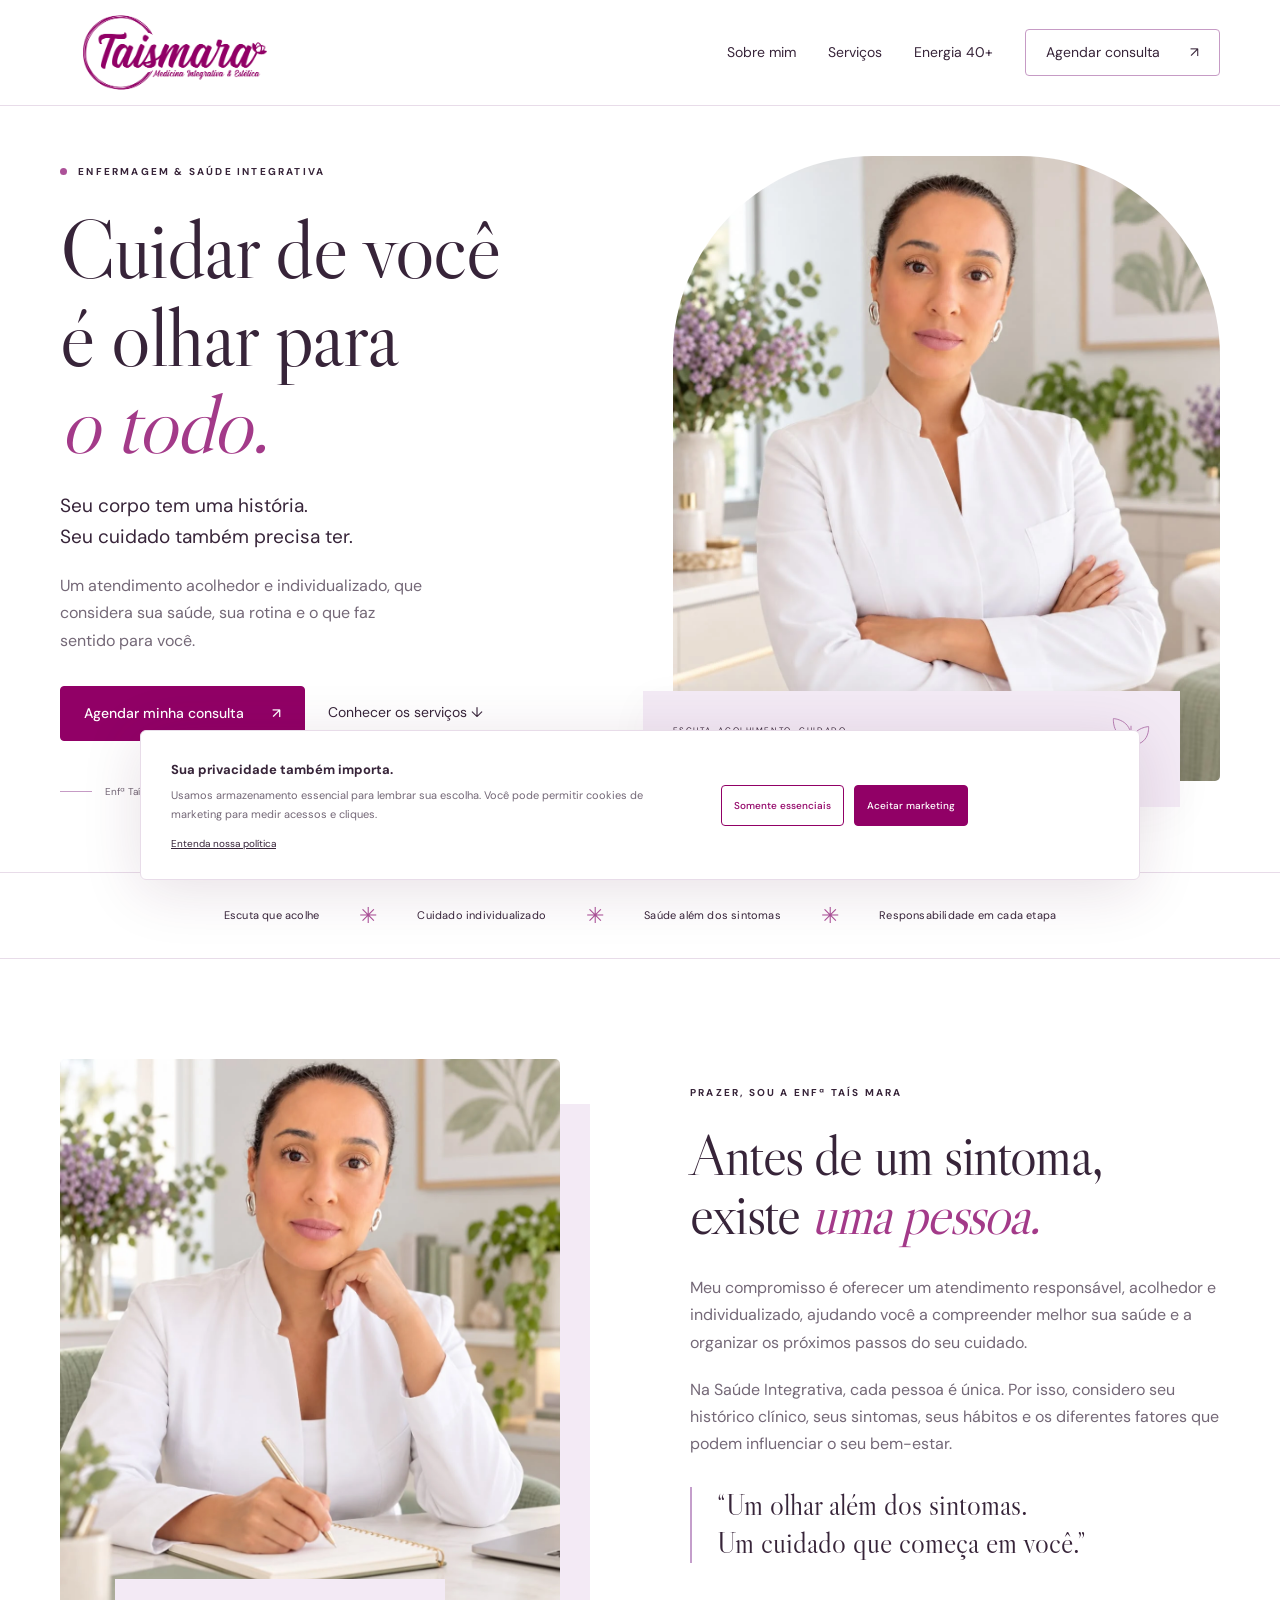
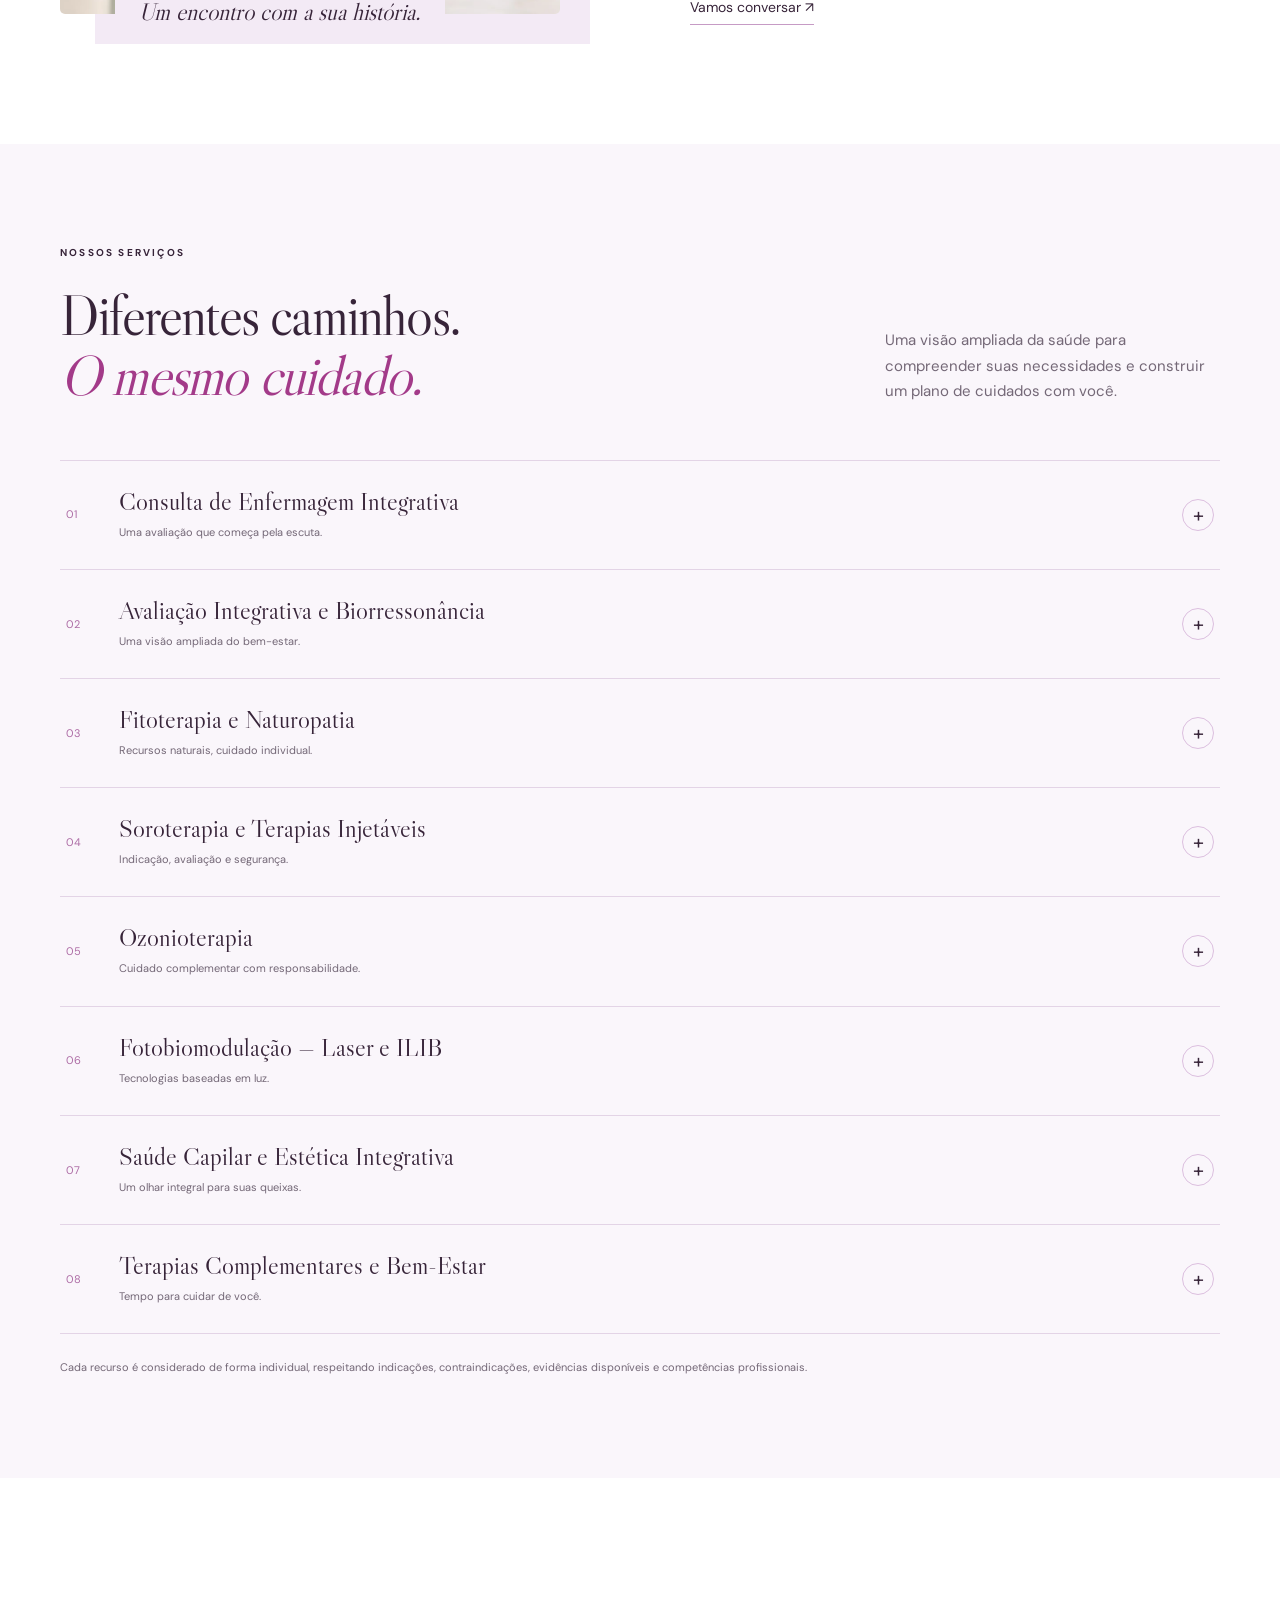
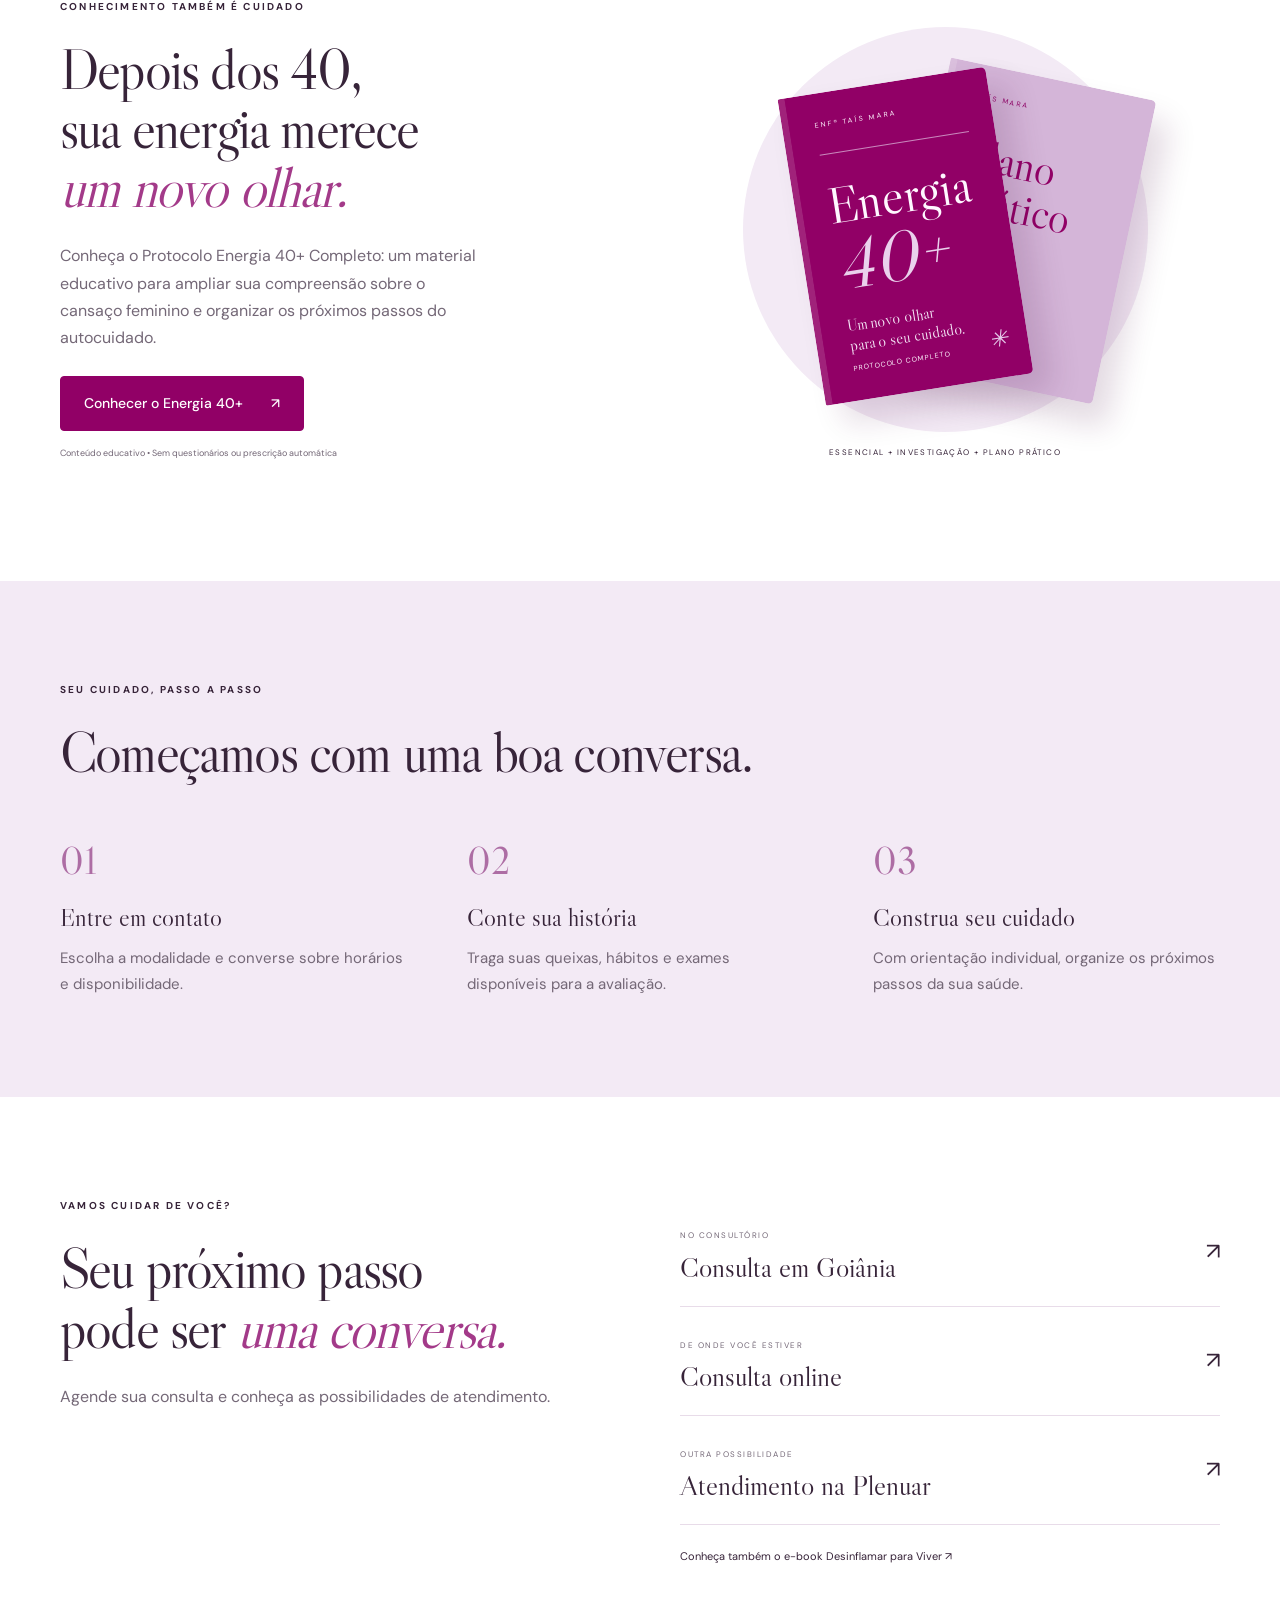
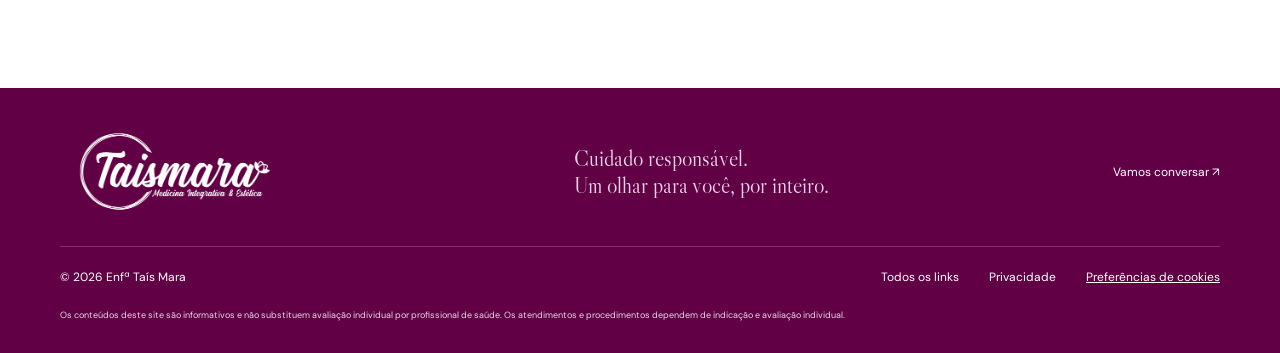
<file: index.html>
<!doctype html><html lang="pt-BR"><head><meta charset="utf-8"><meta name="viewport" content="width=device-width,initial-scale=1"><meta name="theme-color" content="#910066"><title>Cuidado para você, por inteiro | Enfª Taís Mara</title><meta name="description" content="Conheça a Enfª Taís Mara, os serviços de saúde integrativa e o Protocolo Energia 40+."><link rel="icon" href="assets/favicon.svg" type="image/svg+xml"><link rel="stylesheet" href="style.css"><script src="config.js" defer></script><script src="app.js" defer></script></head><body><a class="skip" href="#conteudo">Pular para o conteúdo</a><header><a class="brand" href="index.html" aria-label="Taís Mara — Início"><span class="logo-window"><img src="assets/logo-roxa.webp" alt="Taísmara — Medicina Integrativa &amp; Estética" width="1080" height="1350" decoding="async"></span></a><button class="menu-toggle" type="button" aria-label="Abrir menu" aria-expanded="false" aria-controls="menu-principal">☰</button><nav id="menu-principal" aria-label="Principal"><a href="index.html#sobre">Sobre mim</a><a href="index.html#servicos">Serviços</a><a href="apresentacao.html">Energia 40+</a><a href="index.html#contato" class="nav-cta">Agendar consulta <span>↗</span></a></nav></header><main id="conteudo">
<section class="hero wrap"><div class="hero-copy"><span class="eyebrow"><i></i> ENFERMAGEM & SAÚDE INTEGRATIVA</span><h1>Cuidar de você<br>é olhar para<br><em>o todo.</em></h1><p>Seu corpo tem uma história.<br>Seu cuidado também precisa ter.</p><p class="hero-description">Um atendimento acolhedor e individualizado, que considera sua saúde, sua rotina e o que faz sentido para você.</p><div class="actions"><a href="#contato" class="btn">Agendar minha consulta <span>↗</span></a><a href="#servicos" class="inline-link">Conhecer os serviços ↓</a></div><div class="hero-sign"><span class="little-line"></span> Enfª Taís Mara <span>•</span> Saúde Integrativa</div></div><div class="hero-photo"><img src="assets/retrato.webp" alt="Enfermeira Taís Mara no consultório" fetchpriority="high" width="1122" height="1402"><div class="photo-note"><span>ESCUTA. ACOLHIMENTO. CUIDADO.</span><p>Você, por inteiro.</p><svg viewBox="0 0 60 60" aria-hidden="true"><path d="M30 54V21M30 37C6 37 8 12 8 12s23 1 22 25ZM30 45C54 45 52 22 52 22S30 23 30 45Z"/></svg></div></div></section>
<div class="values-strip"><span>Escuta que acolhe</span><i>✳</i><span>Cuidado individualizado</span><i>✳</i><span>Saúde além dos sintomas</span><i>✳</i><span>Responsabilidade em cada etapa</span></div>
<section class="wrap split about" id="sobre"><div class="about-photo"><img src="assets/consulta.webp" alt="Taís Mara sentada à mesa de atendimento" loading="lazy" width="1122" height="1402" decoding="async"><span class="image-caption">Um encontro com a sua história.</span></div><div><span class="eyebrow">PRAZER, SOU A ENFª TAÍS MARA</span><h2>Antes de um sintoma,<br>existe <em>uma pessoa.</em></h2><p>Meu compromisso é oferecer um atendimento responsável, acolhedor e individualizado, ajudando você a compreender melhor sua saúde e a organizar os próximos passos do seu cuidado.</p><p>Na Saúde Integrativa, cada pessoa é única. Por isso, considero seu histórico clínico, seus sintomas, seus hábitos e os diferentes fatores que podem influenciar o seu bem-estar.</p><blockquote>“Um olhar além dos sintomas.<br>Um cuidado que começa em você.”</blockquote><a href="#contato" class="inline-link">Vamos conversar ↗</a></div></section>
<section class="services-section" id="servicos"><div class="wrap"><div class="section-top"><div><span class="eyebrow">NOSSOS SERVIÇOS</span><h2>Diferentes caminhos.<br><em>O mesmo cuidado.</em></h2></div><p>Uma visão ampliada da saúde para compreender suas necessidades e construir um plano de cuidados com você.</p></div><div class="service-list"><details class="service"><summary><span class="num">01</span><span><h3>Consulta de Enfermagem Integrativa</h3><span class="service-sub">Uma avaliação que começa pela escuta.</span></span><span class="plus">+</span></summary><div class="service-detail"><p>Uma avaliação individualizada que considera suas queixas, seu histórico de saúde, exames disponíveis, alimentação, sono, rotina e estilo de vida.</p><p>O objetivo é identificar fatores que possam estar relacionados aos sintomas e estabelecer um plano de cuidados adequado às suas necessidades.</p><a data-contact="servico" data-service="Consulta de Enfermagem Integrativa" class="inline-link">Conversar sobre este atendimento ↗</a></div></details><details class="service"><summary><span class="num">02</span><span><h3>Avaliação Integrativa e Biorressonância</h3><span class="service-sub">Uma visão ampliada do bem-estar.</span></span><span class="plus">+</span></summary><div class="service-detail"><p>Abordagem complementar utilizada para explorar aspectos do bem-estar e da saúde integral.</p><p>A biorressonância não substitui exames laboratoriais, avaliação clínica ou métodos diagnósticos cientificamente validados.</p><a data-contact="servico" data-service="Avaliação Integrativa e Biorressonância" class="inline-link">Conversar sobre este atendimento ↗</a></div></details><details class="service"><summary><span class="num">03</span><span><h3>Fitoterapia e Naturopatia</h3><span class="service-sub">Recursos naturais, cuidado individual.</span></span><span class="plus">+</span></summary><div class="service-detail"><p>Orientações sobre recursos naturais, hábitos de vida e possibilidades de cuidado complementar, respeitando as necessidades individuais, as evidências disponíveis e as competências profissionais.</p><p></p><a data-contact="servico" data-service="Fitoterapia e Naturopatia" class="inline-link">Conversar sobre este atendimento ↗</a></div></details><details class="service"><summary><span class="num">04</span><span><h3>Soroterapia e Terapias Injetáveis</h3><span class="service-sub">Indicação, avaliação e segurança.</span></span><span class="plus">+</span></summary><div class="service-detail"><p>Administração de soluções e substâncias por via intravenosa ou intramuscular, quando houver indicação clínica, prescrição válida e condições adequadas de segurança.</p><p>A escolha dos componentes depende da avaliação individual. A administração de vitaminas e minerais não é indicada indiscriminadamente para tratar cansaço ou prevenir doenças.</p><a data-contact="servico" data-service="Soroterapia e Terapias Injetáveis" class="inline-link">Conversar sobre este atendimento ↗</a></div></details><details class="service"><summary><span class="num">05</span><span><h3>Ozonioterapia</h3><span class="service-sub">Cuidado complementar com responsabilidade.</span></span><span class="plus">+</span></summary><div class="service-detail"><p>Procedimento complementar com indicações específicas, sujeito à regulamentação profissional e sanitária aplicável.</p><p>Seu uso depende de avaliação individual, consentimento informado e esclarecimento sobre as limitações das evidências científicas.</p><a data-contact="servico" data-service="Ozonioterapia" class="inline-link">Conversar sobre este atendimento ↗</a></div></details><details class="service"><summary><span class="num">06</span><span><h3>Fotobiomodulação — Laser e ILIB</h3><span class="service-sub">Tecnologias baseadas em luz.</span></span><span class="plus">+</span></summary><div class="service-detail"><p>Utilização de tecnologias baseadas em luz, conforme indicações e protocolos específicos.</p><p>A escolha da técnica considera as necessidades individuais, as contraindicações e a finalidade do atendimento. Laser de baixa intensidade e ILIB.</p><a data-contact="servico" data-service="Fotobiomodulação — Laser e ILIB" class="inline-link">Conversar sobre este atendimento ↗</a></div></details><details class="service"><summary><span class="num">07</span><span><h3>Saúde Capilar e Estética Integrativa</h3><span class="service-sub">Um olhar integral para suas queixas.</span></span><span class="plus">+</span></summary><div class="service-detail"><p>Avaliação das queixas relacionadas à queda de cabelo e ao bem-estar estético, considerando fatores clínicos e hábitos que possam estar envolvidos.</p><p>Procedimentos como intradermoterapia e PRP são avaliados individualmente, observando regulamentação, indicação e segurança.</p><a data-contact="servico" data-service="Saúde Capilar e Estética Integrativa" class="inline-link">Conversar sobre este atendimento ↗</a></div></details><details class="service"><summary><span class="num">08</span><span><h3>Terapias Complementares e Bem-Estar</h3><span class="service-sub">Tempo para cuidar de você.</span></span><span class="plus">+</span></summary><div class="service-detail"><p>Recursos complementares voltados ao conforto, relaxamento e cuidado individualizado, incluindo tecnologias e técnicas disponíveis no consultório, quando apropriadas.</p><p>O acompanhamento pode ser integrado a orientações sobre sono, manejo do estresse e hábitos de vida.</p><a data-contact="servico" data-service="Terapias Complementares e Bem-Estar" class="inline-link">Conversar sobre este atendimento ↗</a></div></details></div><p class="fine services-note">Cada recurso é considerado de forma individual, respeitando indicações, contraindicações, evidências disponíveis e competências profissionais.</p></div></section>
<section class="wrap energy-teaser"><div class="teaser-copy"><span class="eyebrow">CONHECIMENTO TAMBÉM É CUIDADO</span><h2>Depois dos 40,<br>sua energia merece<br><em>um novo olhar.</em></h2><p>Conheça o Protocolo Energia 40+ Completo: um material educativo para ampliar sua compreensão sobre o cansaço feminino e organizar os próximos passos do autocuidado.</p><a href="apresentacao.html" class="btn">Conhecer o Energia 40+ <span>↗</span></a><small>Conteúdo educativo • Sem questionários ou prescrição automática</small></div><div class="book-scene"><span class="scene-orbit"></span><div class="book back"><small>TAÍS MARA</small><h3>Plano<br>Prático</h3><span>ENERGIA 40+</span></div><div class="book front"><small>ENFª TAÍS MARA</small><span class="book-line"></span><h3>Energia<br><em>40+</em></h3><p>Um novo olhar<br>para o seu cuidado.</p><span>PROTOCOLO COMPLETO</span><i>✳</i></div><span class="scene-caption">ESSENCIAL + INVESTIGAÇÃO + PLANO PRÁTICO</span></div></section>
<section class="care-band"><div class="wrap"><span class="eyebrow">SEU CUIDADO, PASSO A PASSO</span><h2>Começamos com uma boa conversa.</h2><div class="steps"><div><b>01</b><h3>Entre em contato</h3><p>Escolha a modalidade e converse sobre horários e disponibilidade.</p></div><div><b>02</b><h3>Conte sua história</h3><p>Traga suas queixas, hábitos e exames disponíveis para a avaliação.</p></div><div><b>03</b><h3>Construa seu cuidado</h3><p>Com orientação individual, organize os próximos passos da sua saúde.</p></div></div></div></section>
<section class="wrap contact" id="contato"><div><span class="eyebrow">VAMOS CUIDAR DE VOCÊ?</span><h2>Seu próximo passo<br>pode ser <em>uma conversa.</em></h2><p>Agende sua consulta e conheça as possibilidades de atendimento.</p></div><div class="contact-options"><a data-contact="presencial"><span><small>NO CONSULTÓRIO</small><h3>Consulta em Goiânia</h3></span><b>↗</b></a><a data-contact="online"><span><small>DE ONDE VOCÊ ESTIVER</small><h3>Consulta online</h3></span><b>↗</b></a><a data-contact="plenuar"><span><small>OUTRA POSSIBILIDADE</small><h3>Atendimento na Plenuar</h3></span><b>↗</b></a><a data-ebook class="ebook-link">Conheça também o e-book Desinflamar para Viver ↗</a></div></section></main><footer><div class="footer-top"><a class="brand" href="index.html" aria-label="Taís Mara — Início"><span class="logo-window"><img src="assets/logo-branca.webp" alt="Taísmara — Medicina Integrativa &amp; Estética" width="1080" height="1350" loading="lazy" decoding="async"></span></a><p>Cuidado responsável.<br>Um olhar para você, por inteiro.</p><a href="index.html#contato">Vamos conversar ↗</a></div><div class="footer-bottom"><span>© 2026 Enfª Taís Mara <span data-coren></span></span><a href="links.html">Todos os links</a><a href="privacidade.html">Privacidade</a><button class="text-button" data-cookies>Preferências de cookies</button></div><p class="fine">Os conteúdos deste site são informativos e não substituem avaliação individual por profissional de saúde. Os atendimentos e procedimentos dependem de indicação e avaliação individual.</p></footer><aside class="cookie-banner" aria-label="Preferências de privacidade" hidden><div><strong>Sua privacidade também importa.</strong><p>Usamos armazenamento essencial para lembrar sua escolha. Você pode permitir cookies de marketing para medir acessos e cliques.</p><a href="privacidade.html">Entenda nossa política</a></div><div class="cookie-actions"><button data-consent="denied" class="btn light">Somente essenciais</button><button data-consent="granted" class="btn">Aceitar marketing</button></div></aside><div class="toast" role="status"></div></body></html>
</file>
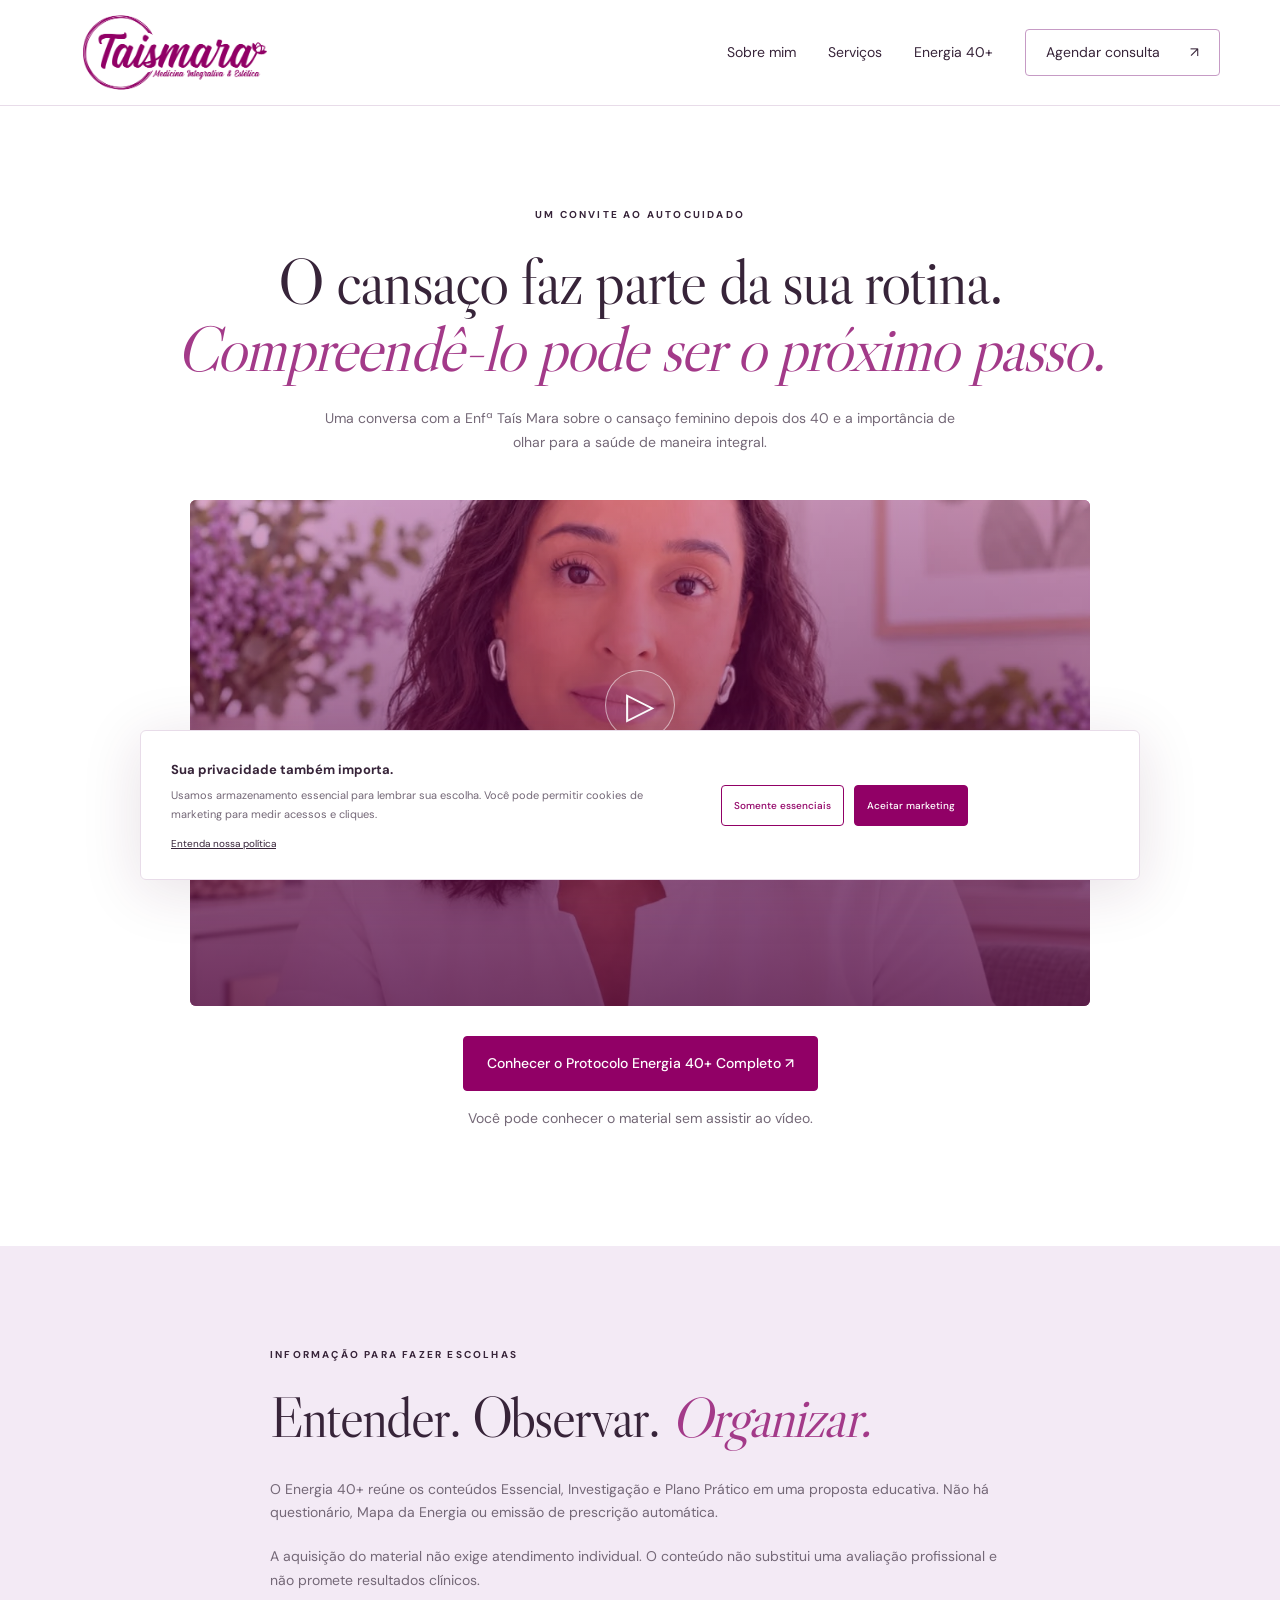
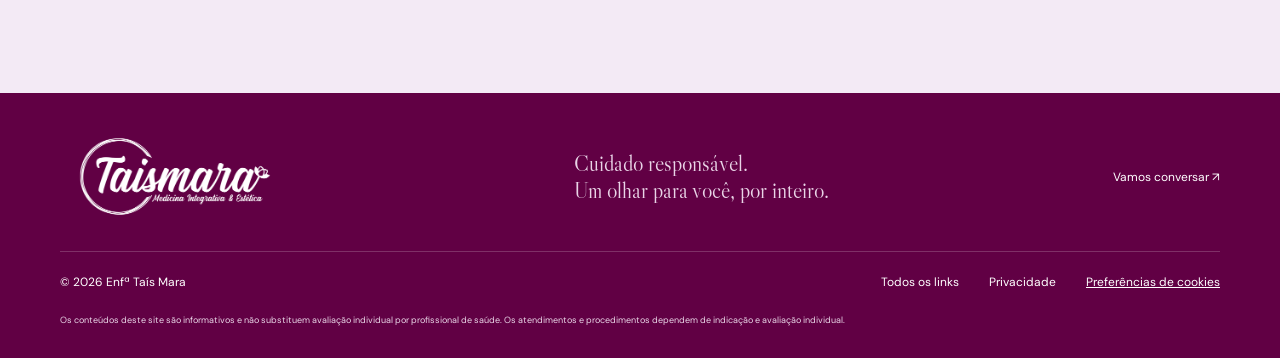
<file: apresentacao.html>
<!doctype html><html lang="pt-BR"><head><meta charset="utf-8"><meta name="viewport" content="width=device-width,initial-scale=1"><meta name="theme-color" content="#910066"><title>Energia 40+ — Apresentação | Enfª Taís Mara</title><meta name="description" content="Um convite para compreender o cansaço feminino após os 40 e conhecer o Protocolo Energia 40+."><link rel="icon" href="assets/favicon.svg" type="image/svg+xml"><link rel="stylesheet" href="style.css"><script src="config.js" defer></script><script src="app.js" defer></script></head><body><a class="skip" href="#conteudo">Pular para o conteúdo</a><header><a class="brand" href="index.html" aria-label="Taís Mara — Início"><span class="logo-window"><img src="assets/logo-roxa.webp" alt="Taísmara — Medicina Integrativa &amp; Estética" width="1080" height="1350" decoding="async"></span></a><button class="menu-toggle" type="button" aria-label="Abrir menu" aria-expanded="false" aria-controls="menu-principal">☰</button><nav id="menu-principal" aria-label="Principal"><a href="index.html#sobre">Sobre mim</a><a href="index.html#servicos">Serviços</a><a href="apresentacao.html">Energia 40+</a><a href="index.html#contato" class="nav-cta">Agendar consulta <span>↗</span></a></nav></header><main id="conteudo"><section class="intro wrap"><span class="eyebrow">UM CONVITE AO AUTOCUIDADO</span><h1>O cansaço faz parte da sua rotina.<br><em>Compreendê-lo pode ser o próximo passo.</em></h1><p>Uma conversa com a Enfª Taís Mara sobre o cansaço feminino depois dos 40 e a importância de olhar para a saúde de maneira integral.</p><div class="video-area" id="video-area"><img src="assets/acolhimento.webp" alt="Enfª Taís Mara, autora do Energia 40+" width="1122" height="1402" decoding="async"><div class="video-overlay"><span class="play-symbol">▷</span><h3>Um novo olhar para sua energia</h3><p>O vídeo de apresentação estará disponível em breve.</p></div></div><a href="energia40.html" class="btn">Conhecer o Protocolo Energia 40+ Completo ↗</a><p class="fine">Você pode conhecer o material sem assistir ao vídeo.</p></section><section class="care-band"><div class="wrap narrow"><span class="eyebrow">INFORMAÇÃO PARA FAZER ESCOLHAS</span><h2>Entender. Observar. <em>Organizar.</em></h2><p>O Energia 40+ reúne os conteúdos Essencial, Investigação e Plano Prático em uma proposta educativa. Não há questionário, Mapa da Energia ou emissão de prescrição automática.</p><p>A aquisição do material não exige atendimento individual. O conteúdo não substitui uma avaliação profissional e não promete resultados clínicos.</p></div></section></main><footer><div class="footer-top"><a class="brand" href="index.html" aria-label="Taís Mara — Início"><span class="logo-window"><img src="assets/logo-branca.webp" alt="Taísmara — Medicina Integrativa &amp; Estética" width="1080" height="1350" loading="lazy" decoding="async"></span></a><p>Cuidado responsável.<br>Um olhar para você, por inteiro.</p><a href="index.html#contato">Vamos conversar ↗</a></div><div class="footer-bottom"><span>© 2026 Enfª Taís Mara <span data-coren></span></span><a href="links.html">Todos os links</a><a href="privacidade.html">Privacidade</a><button class="text-button" data-cookies>Preferências de cookies</button></div><p class="fine">Os conteúdos deste site são informativos e não substituem avaliação individual por profissional de saúde. Os atendimentos e procedimentos dependem de indicação e avaliação individual.</p></footer><aside class="cookie-banner" aria-label="Preferências de privacidade" hidden><div><strong>Sua privacidade também importa.</strong><p>Usamos armazenamento essencial para lembrar sua escolha. Você pode permitir cookies de marketing para medir acessos e cliques.</p><a href="privacidade.html">Entenda nossa política</a></div><div class="cookie-actions"><button data-consent="denied" class="btn light">Somente essenciais</button><button data-consent="granted" class="btn">Aceitar marketing</button></div></aside><div class="toast" role="status"></div></body></html>
</file>
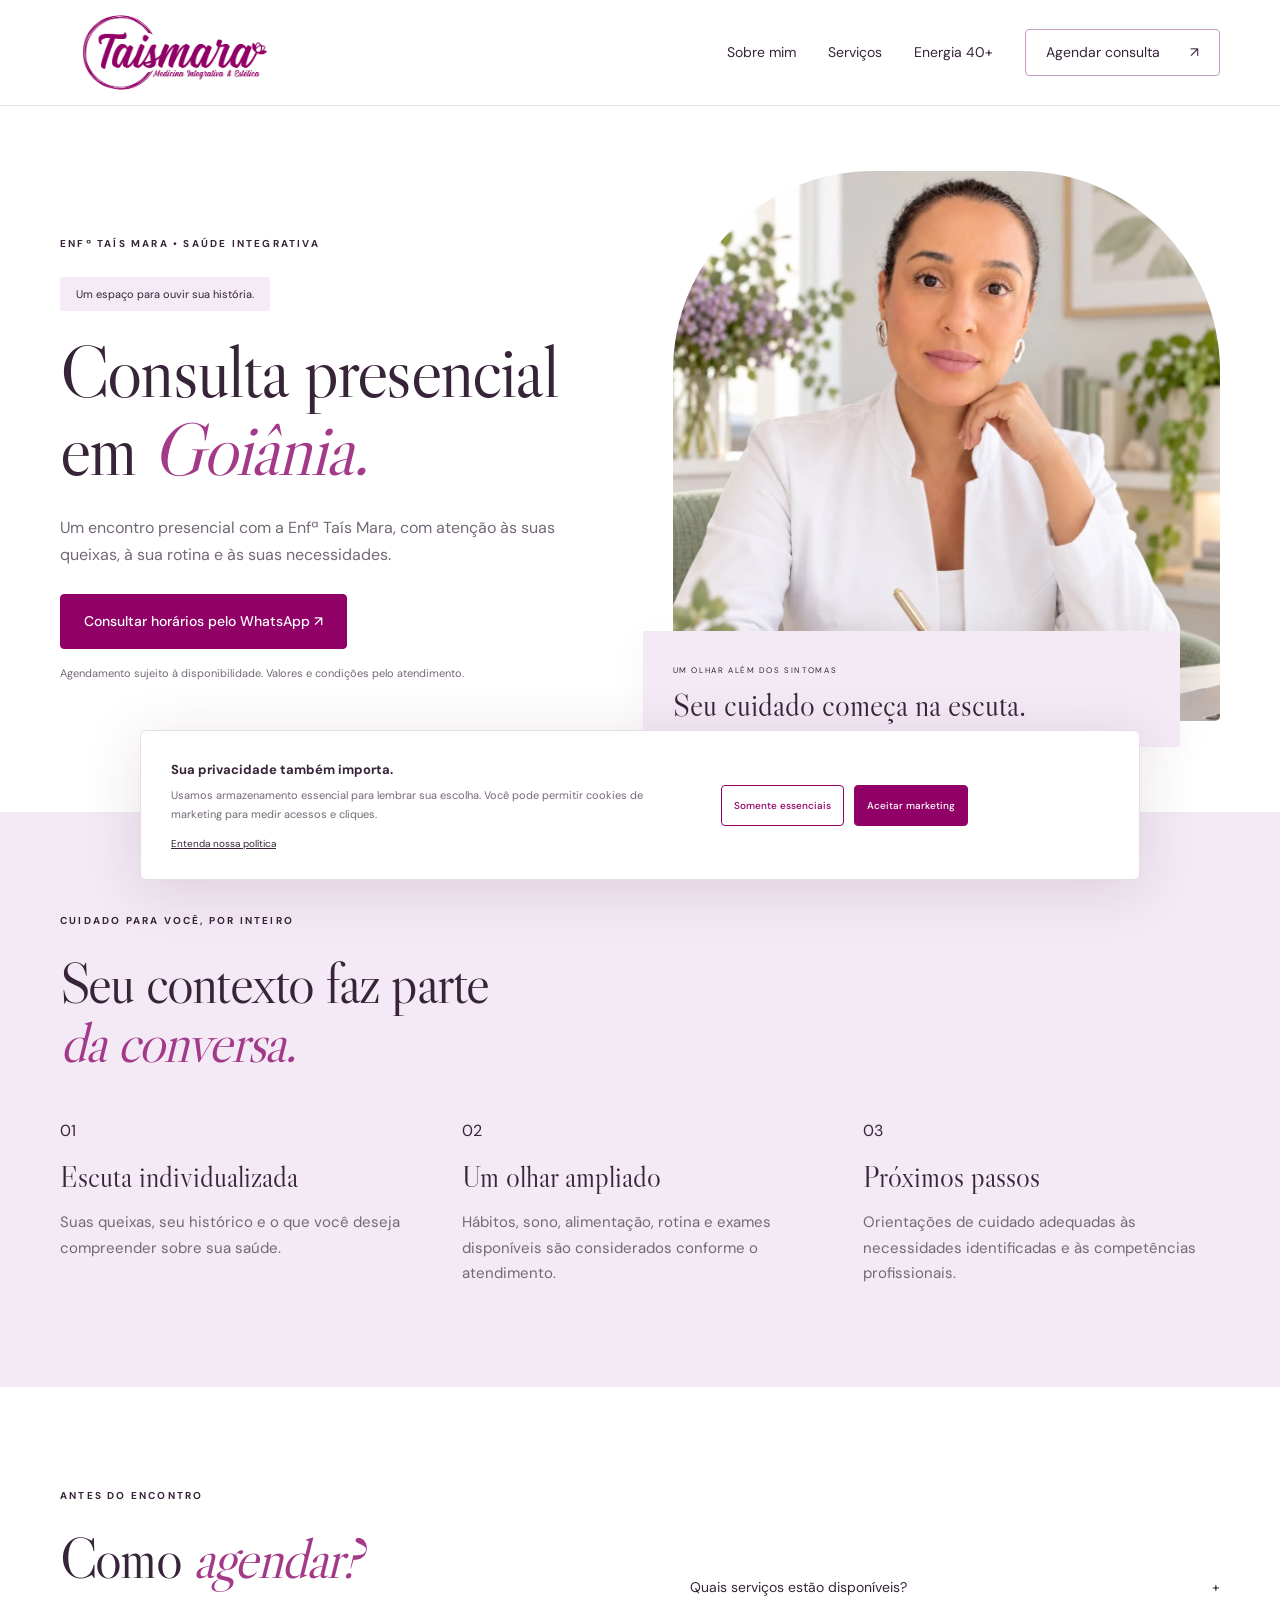
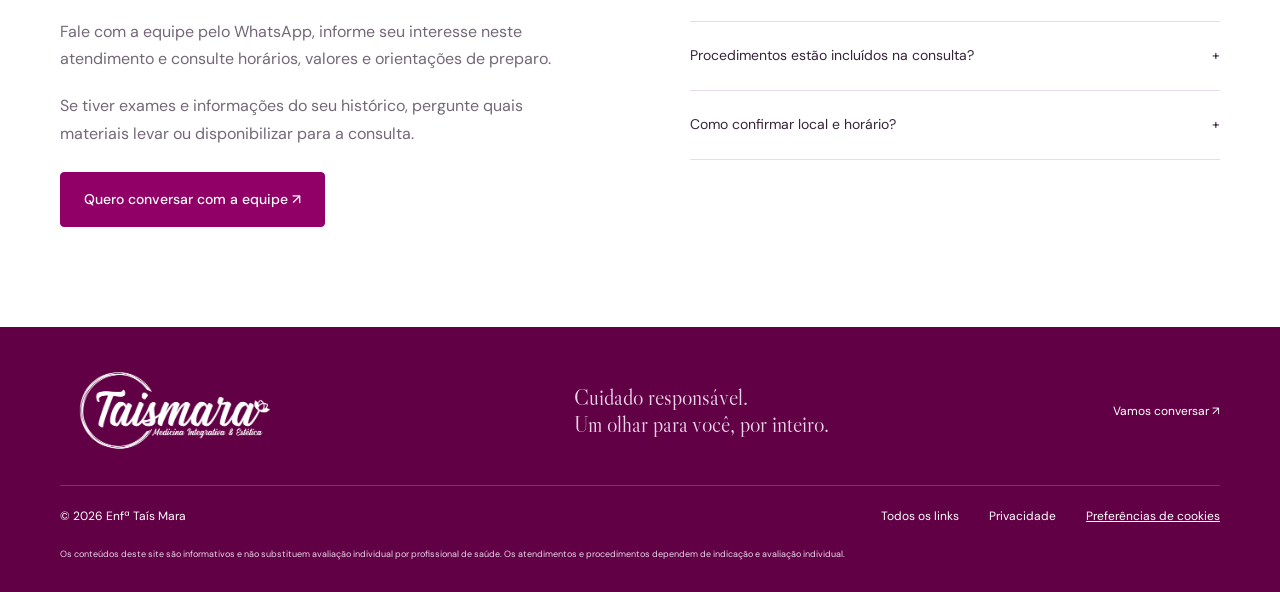
<file: consulta-goiania.html>
<!doctype html><html lang="pt-BR"><head><meta charset="utf-8"><meta name="viewport" content="width=device-width,initial-scale=1"><meta name="theme-color" content="#910066"><title>Um espaço para ouvir sua história. | Enfª Taís Mara</title><meta name="description" content="Um encontro presencial com a Enfª Taís Mara, com atenção às suas queixas, à sua rotina e às suas necessidades."><link rel="icon" href="assets/favicon.svg" type="image/svg+xml"><link rel="stylesheet" href="style.css"><script src="config.js" defer></script><script src="app.js" defer></script></head><body><a class="skip" href="#conteudo">Pular para o conteúdo</a><header><a class="brand" href="index.html" aria-label="Taís Mara — Início"><span class="logo-window"><img src="assets/logo-roxa.webp" alt="Taísmara — Medicina Integrativa &amp; Estética" width="1080" height="1350" decoding="async"></span></a><button class="menu-toggle" type="button" aria-label="Abrir menu" aria-expanded="false" aria-controls="menu-principal">☰</button><nav id="menu-principal" aria-label="Principal"><a href="index.html#sobre">Sobre mim</a><a href="index.html#servicos">Serviços</a><a href="apresentacao.html">Energia 40+</a><a href="index.html#contato" class="nav-cta">Agendar consulta <span>↗</span></a></nav></header><main id="conteudo"><section class="hero wrap sales-contact"><div><span class="eyebrow">ENFª TAÍS MARA • SAÚDE INTEGRATIVA</span><span class="availability">Um espaço para ouvir sua história.</span><h1>Consulta presencial<br>em <em>Goiânia.</em></h1><p style="margin:25px 0">Um encontro presencial com a Enfª Taís Mara, com atenção às suas queixas, à sua rotina e às suas necessidades.</p><a data-contact="presencial" class="btn">Consultar horários pelo WhatsApp ↗</a><p class="fine" style="margin-top:15px">Agendamento sujeito à disponibilidade. Valores e condições pelo atendimento.</p></div><div class="hero-photo"><img src="assets/consulta.webp" alt="Enfª Taís Mara" fetchpriority="high" width="1122" height="1402"><div class="photo-note"><span>UM OLHAR ALÉM DOS SINTOMAS</span><p>Seu cuidado começa na escuta.</p></div></div></section><section class="care-band"><div class="wrap"><span class="eyebrow">CUIDADO PARA VOCÊ, POR INTEIRO</span><h2>Seu contexto faz parte<br><em>da conversa.</em></h2><div class="benefits"><article><span>01</span><h3>Escuta individualizada</h3><p>Suas queixas, seu histórico e o que você deseja compreender sobre sua saúde.</p></article><article><span>02</span><h3>Um olhar ampliado</h3><p>Hábitos, sono, alimentação, rotina e exames disponíveis são considerados conforme o atendimento.</p></article><article><span>03</span><h3>Próximos passos</h3><p>Orientações de cuidado adequadas às necessidades identificadas e às competências profissionais.</p></article></div></div></section><section class="wrap split"><div><span class="eyebrow">ANTES DO ENCONTRO</span><h2>Como <em>agendar?</em></h2><p style="margin-top:25px">Fale com a equipe pelo WhatsApp, informe seu interesse neste atendimento e consulte horários, valores e orientações de preparo.</p><p>Se tiver exames e informações do seu histórico, pergunte quais materiais levar ou disponibilizar para a consulta.</p><a data-contact="presencial" class="btn" style="margin-top:25px">Quero conversar com a equipe ↗</a></div><div class="faq" style="padding:0"><details><summary>Quais serviços estão disponíveis?<span>+</span></summary><p>A disponibilidade depende da modalidade e do local. A equipe esclarece quais atendimentos podem ser realizados e quais exigem avaliação ou presença no consultório.</p></details><details><summary>Procedimentos estão incluídos na consulta?<span>+</span></summary><p>Procedimentos dependem de avaliação individual, indicação, condições de segurança e regulamentação aplicável. Confirme valores e condições antes do agendamento.</p></details><details><summary>Como confirmar local e horário?<span>+</span></summary><p>A equipe informa todos os detalhes pelo WhatsApp antes da confirmação. Para atendimento online, solicite também orientações sobre a plataforma e o acesso.</p></details></div></section></main><footer><div class="footer-top"><a class="brand" href="index.html" aria-label="Taís Mara — Início"><span class="logo-window"><img src="assets/logo-branca.webp" alt="Taísmara — Medicina Integrativa &amp; Estética" width="1080" height="1350" loading="lazy" decoding="async"></span></a><p>Cuidado responsável.<br>Um olhar para você, por inteiro.</p><a href="index.html#contato">Vamos conversar ↗</a></div><div class="footer-bottom"><span>© 2026 Enfª Taís Mara <span data-coren></span></span><a href="links.html">Todos os links</a><a href="privacidade.html">Privacidade</a><button class="text-button" data-cookies>Preferências de cookies</button></div><p class="fine">Os conteúdos deste site são informativos e não substituem avaliação individual por profissional de saúde. Os atendimentos e procedimentos dependem de indicação e avaliação individual.</p></footer><aside class="cookie-banner" aria-label="Preferências de privacidade" hidden><div><strong>Sua privacidade também importa.</strong><p>Usamos armazenamento essencial para lembrar sua escolha. Você pode permitir cookies de marketing para medir acessos e cliques.</p><a href="privacidade.html">Entenda nossa política</a></div><div class="cookie-actions"><button data-consent="denied" class="btn light">Somente essenciais</button><button data-consent="granted" class="btn">Aceitar marketing</button></div></aside><div class="toast" role="status"></div></body></html>
</file>
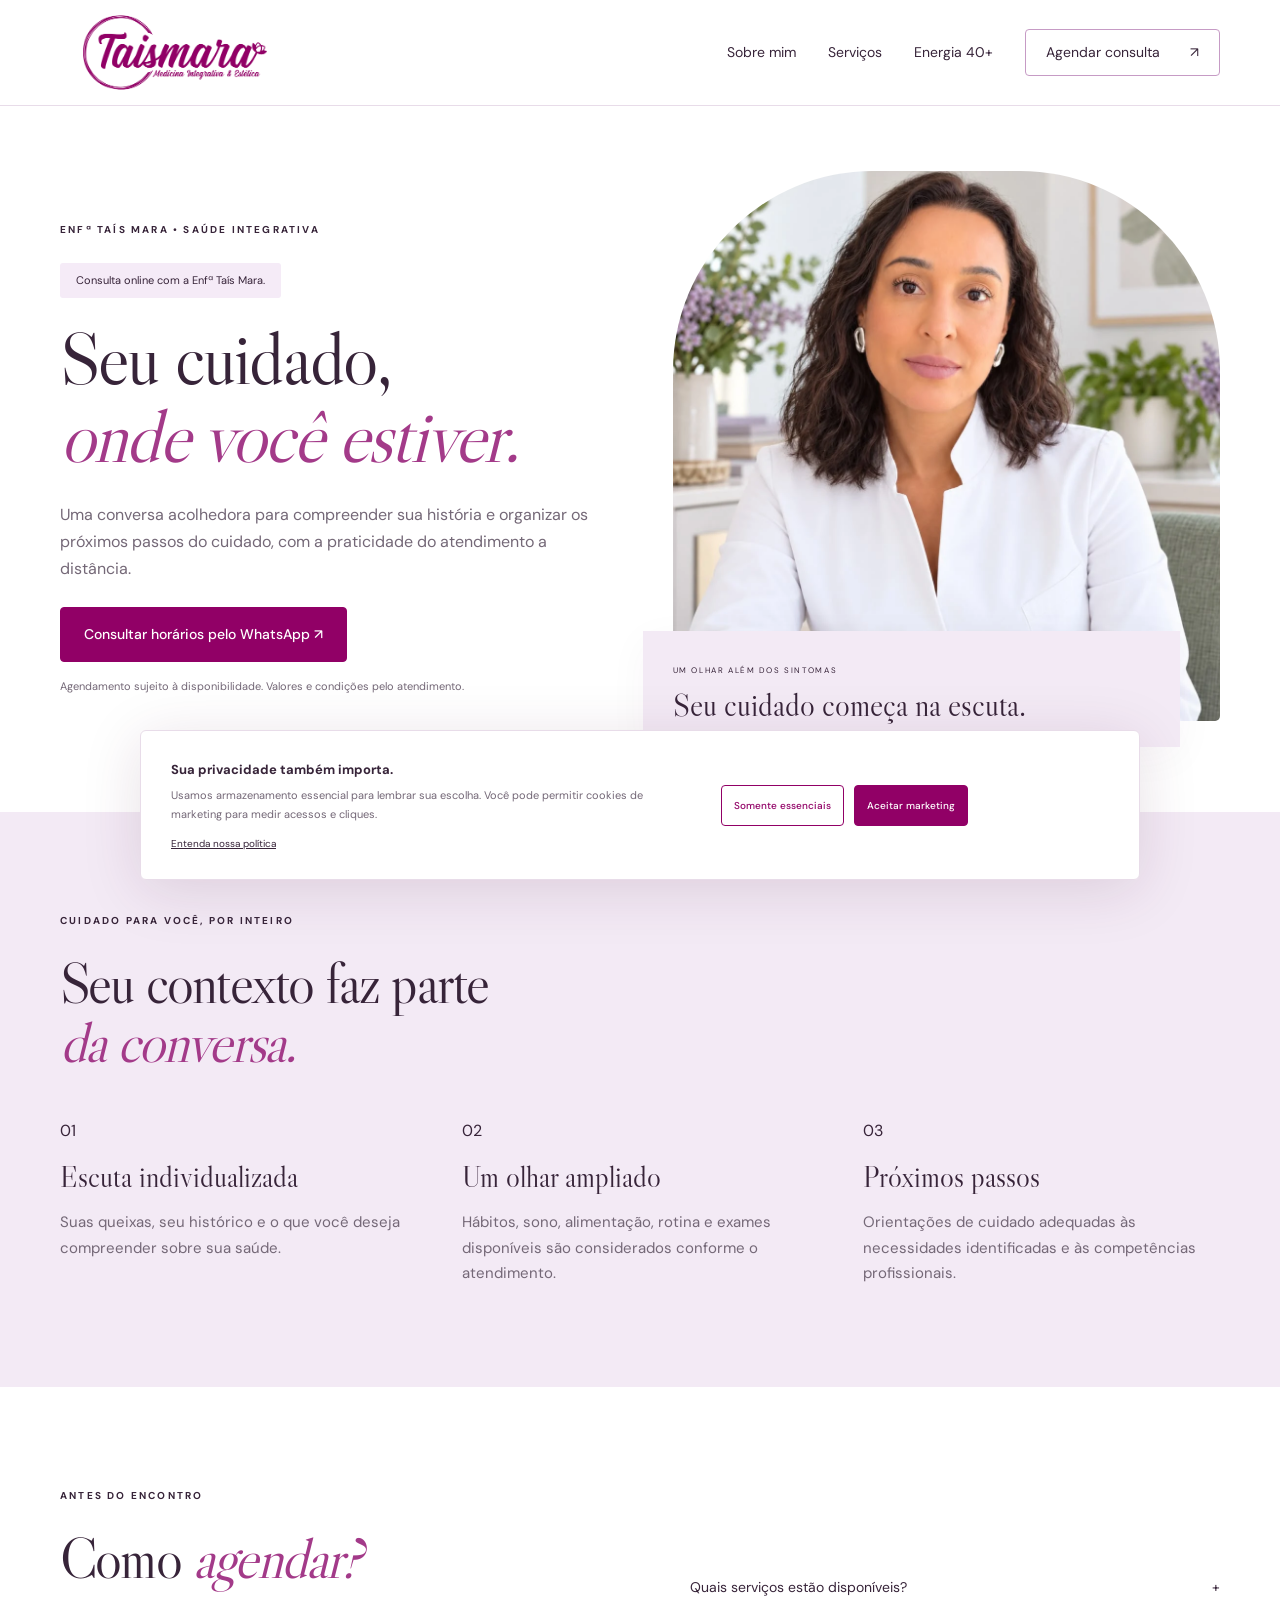
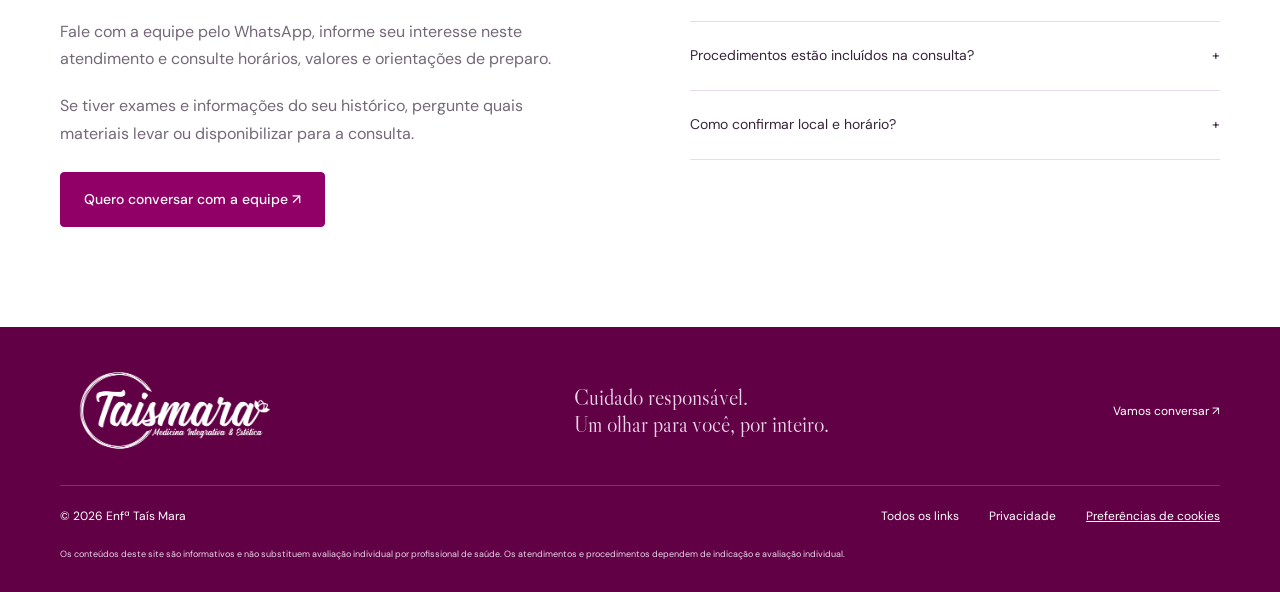
<file: consulta-online.html>
<!doctype html><html lang="pt-BR"><head><meta charset="utf-8"><meta name="viewport" content="width=device-width,initial-scale=1"><meta name="theme-color" content="#910066"><title>Consulta online com a Enfª Taís Mara. | Enfª Taís Mara</title><meta name="description" content="Uma conversa acolhedora para compreender sua história e organizar os próximos passos do cuidado, com a praticidade do atendimento a distância."><link rel="icon" href="assets/favicon.svg" type="image/svg+xml"><link rel="stylesheet" href="style.css"><script src="config.js" defer></script><script src="app.js" defer></script></head><body><a class="skip" href="#conteudo">Pular para o conteúdo</a><header><a class="brand" href="index.html" aria-label="Taís Mara — Início"><span class="logo-window"><img src="assets/logo-roxa.webp" alt="Taísmara — Medicina Integrativa &amp; Estética" width="1080" height="1350" decoding="async"></span></a><button class="menu-toggle" type="button" aria-label="Abrir menu" aria-expanded="false" aria-controls="menu-principal">☰</button><nav id="menu-principal" aria-label="Principal"><a href="index.html#sobre">Sobre mim</a><a href="index.html#servicos">Serviços</a><a href="apresentacao.html">Energia 40+</a><a href="index.html#contato" class="nav-cta">Agendar consulta <span>↗</span></a></nav></header><main id="conteudo"><section class="hero wrap sales-contact"><div><span class="eyebrow">ENFª TAÍS MARA • SAÚDE INTEGRATIVA</span><span class="availability">Consulta online com a Enfª Taís Mara.</span><h1>Seu cuidado,<br><em>onde você estiver.</em></h1><p style="margin:25px 0">Uma conversa acolhedora para compreender sua história e organizar os próximos passos do cuidado, com a praticidade do atendimento a distância.</p><a data-contact="online" class="btn">Consultar horários pelo WhatsApp ↗</a><p class="fine" style="margin-top:15px">Agendamento sujeito à disponibilidade. Valores e condições pelo atendimento.</p></div><div class="hero-photo"><img src="assets/acolhimento.webp" alt="Enfª Taís Mara" fetchpriority="high" width="1122" height="1402"><div class="photo-note"><span>UM OLHAR ALÉM DOS SINTOMAS</span><p>Seu cuidado começa na escuta.</p></div></div></section><section class="care-band"><div class="wrap"><span class="eyebrow">CUIDADO PARA VOCÊ, POR INTEIRO</span><h2>Seu contexto faz parte<br><em>da conversa.</em></h2><div class="benefits"><article><span>01</span><h3>Escuta individualizada</h3><p>Suas queixas, seu histórico e o que você deseja compreender sobre sua saúde.</p></article><article><span>02</span><h3>Um olhar ampliado</h3><p>Hábitos, sono, alimentação, rotina e exames disponíveis são considerados conforme o atendimento.</p></article><article><span>03</span><h3>Próximos passos</h3><p>Orientações de cuidado adequadas às necessidades identificadas e às competências profissionais.</p></article></div></div></section><section class="wrap split"><div><span class="eyebrow">ANTES DO ENCONTRO</span><h2>Como <em>agendar?</em></h2><p style="margin-top:25px">Fale com a equipe pelo WhatsApp, informe seu interesse neste atendimento e consulte horários, valores e orientações de preparo.</p><p>Se tiver exames e informações do seu histórico, pergunte quais materiais levar ou disponibilizar para a consulta.</p><a data-contact="online" class="btn" style="margin-top:25px">Quero conversar com a equipe ↗</a></div><div class="faq" style="padding:0"><details><summary>Quais serviços estão disponíveis?<span>+</span></summary><p>A disponibilidade depende da modalidade e do local. A equipe esclarece quais atendimentos podem ser realizados e quais exigem avaliação ou presença no consultório.</p></details><details><summary>Procedimentos estão incluídos na consulta?<span>+</span></summary><p>Procedimentos dependem de avaliação individual, indicação, condições de segurança e regulamentação aplicável. Confirme valores e condições antes do agendamento.</p></details><details><summary>Como confirmar local e horário?<span>+</span></summary><p>A equipe informa todos os detalhes pelo WhatsApp antes da confirmação. Para atendimento online, solicite também orientações sobre a plataforma e o acesso.</p></details></div></section></main><footer><div class="footer-top"><a class="brand" href="index.html" aria-label="Taís Mara — Início"><span class="logo-window"><img src="assets/logo-branca.webp" alt="Taísmara — Medicina Integrativa &amp; Estética" width="1080" height="1350" loading="lazy" decoding="async"></span></a><p>Cuidado responsável.<br>Um olhar para você, por inteiro.</p><a href="index.html#contato">Vamos conversar ↗</a></div><div class="footer-bottom"><span>© 2026 Enfª Taís Mara <span data-coren></span></span><a href="links.html">Todos os links</a><a href="privacidade.html">Privacidade</a><button class="text-button" data-cookies>Preferências de cookies</button></div><p class="fine">Os conteúdos deste site são informativos e não substituem avaliação individual por profissional de saúde. Os atendimentos e procedimentos dependem de indicação e avaliação individual.</p></footer><aside class="cookie-banner" aria-label="Preferências de privacidade" hidden><div><strong>Sua privacidade também importa.</strong><p>Usamos armazenamento essencial para lembrar sua escolha. Você pode permitir cookies de marketing para medir acessos e cliques.</p><a href="privacidade.html">Entenda nossa política</a></div><div class="cookie-actions"><button data-consent="denied" class="btn light">Somente essenciais</button><button data-consent="granted" class="btn">Aceitar marketing</button></div></aside><div class="toast" role="status"></div></body></html>
</file>
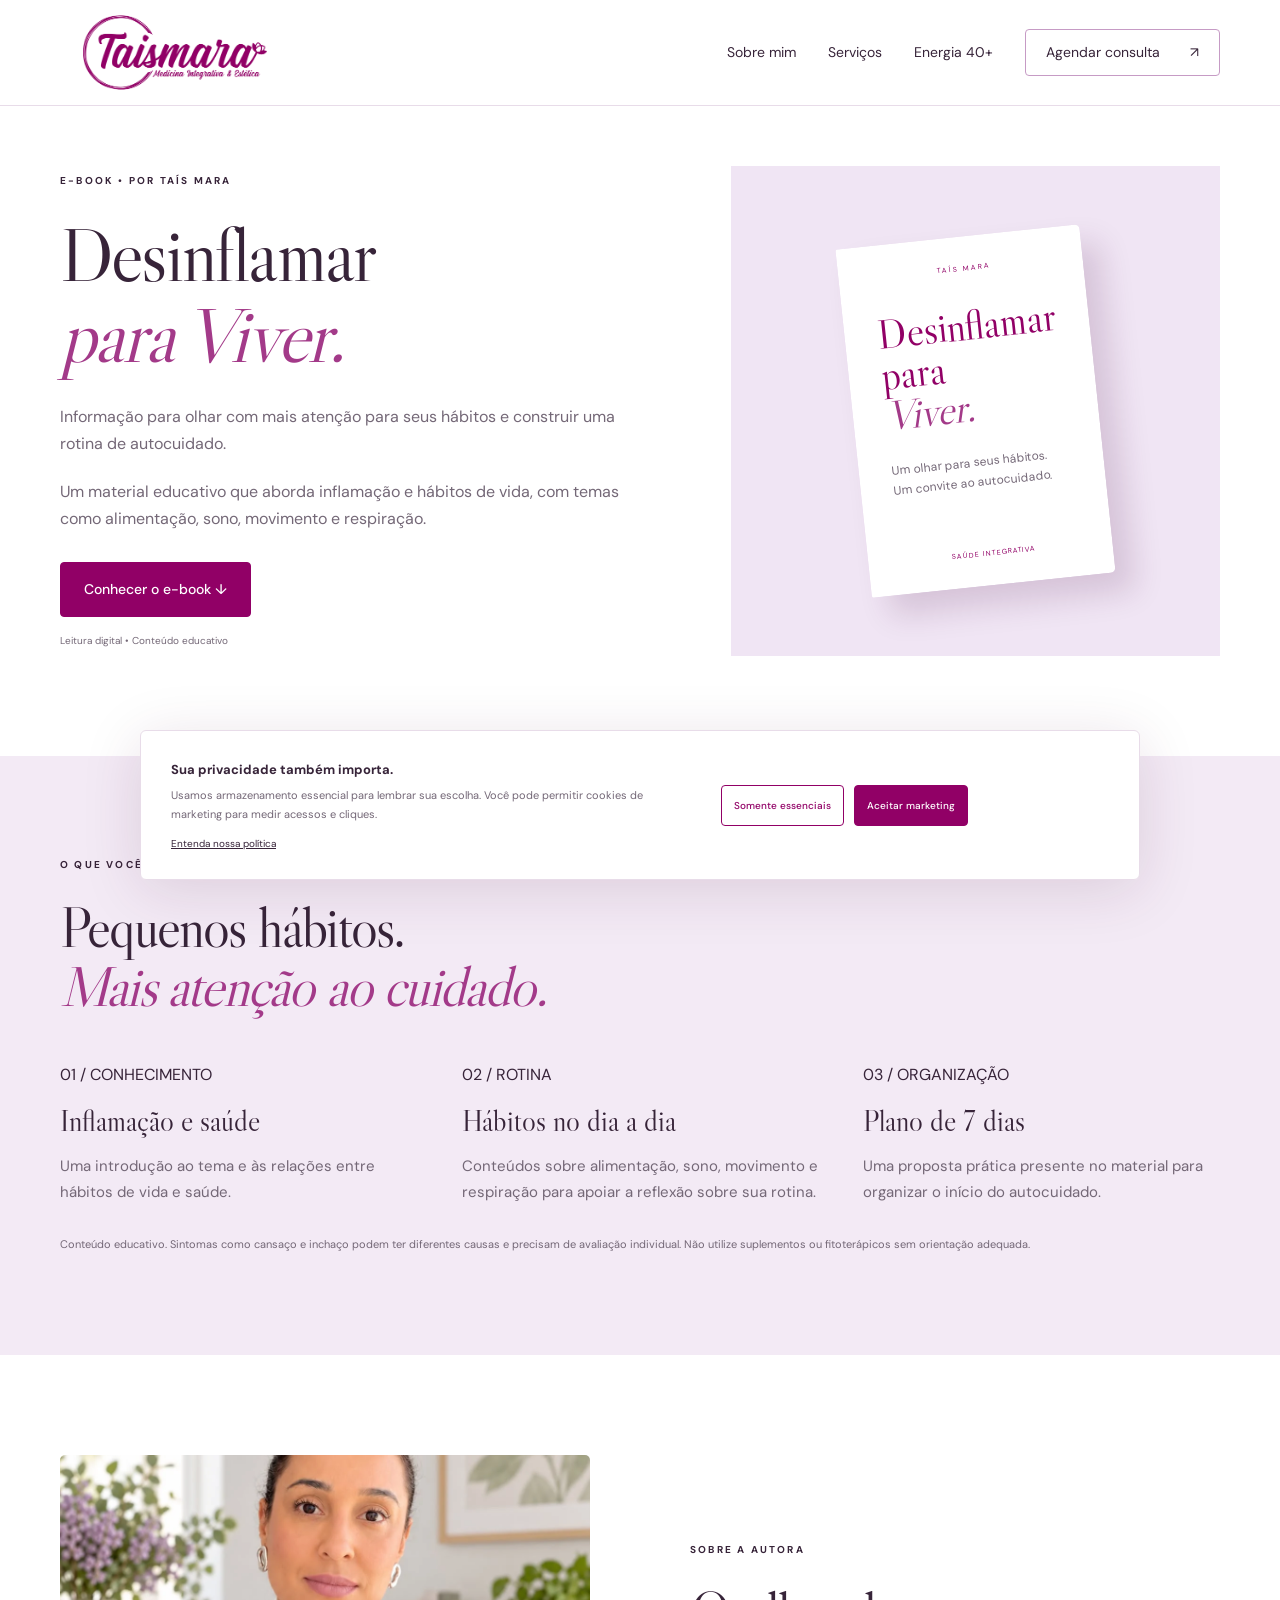
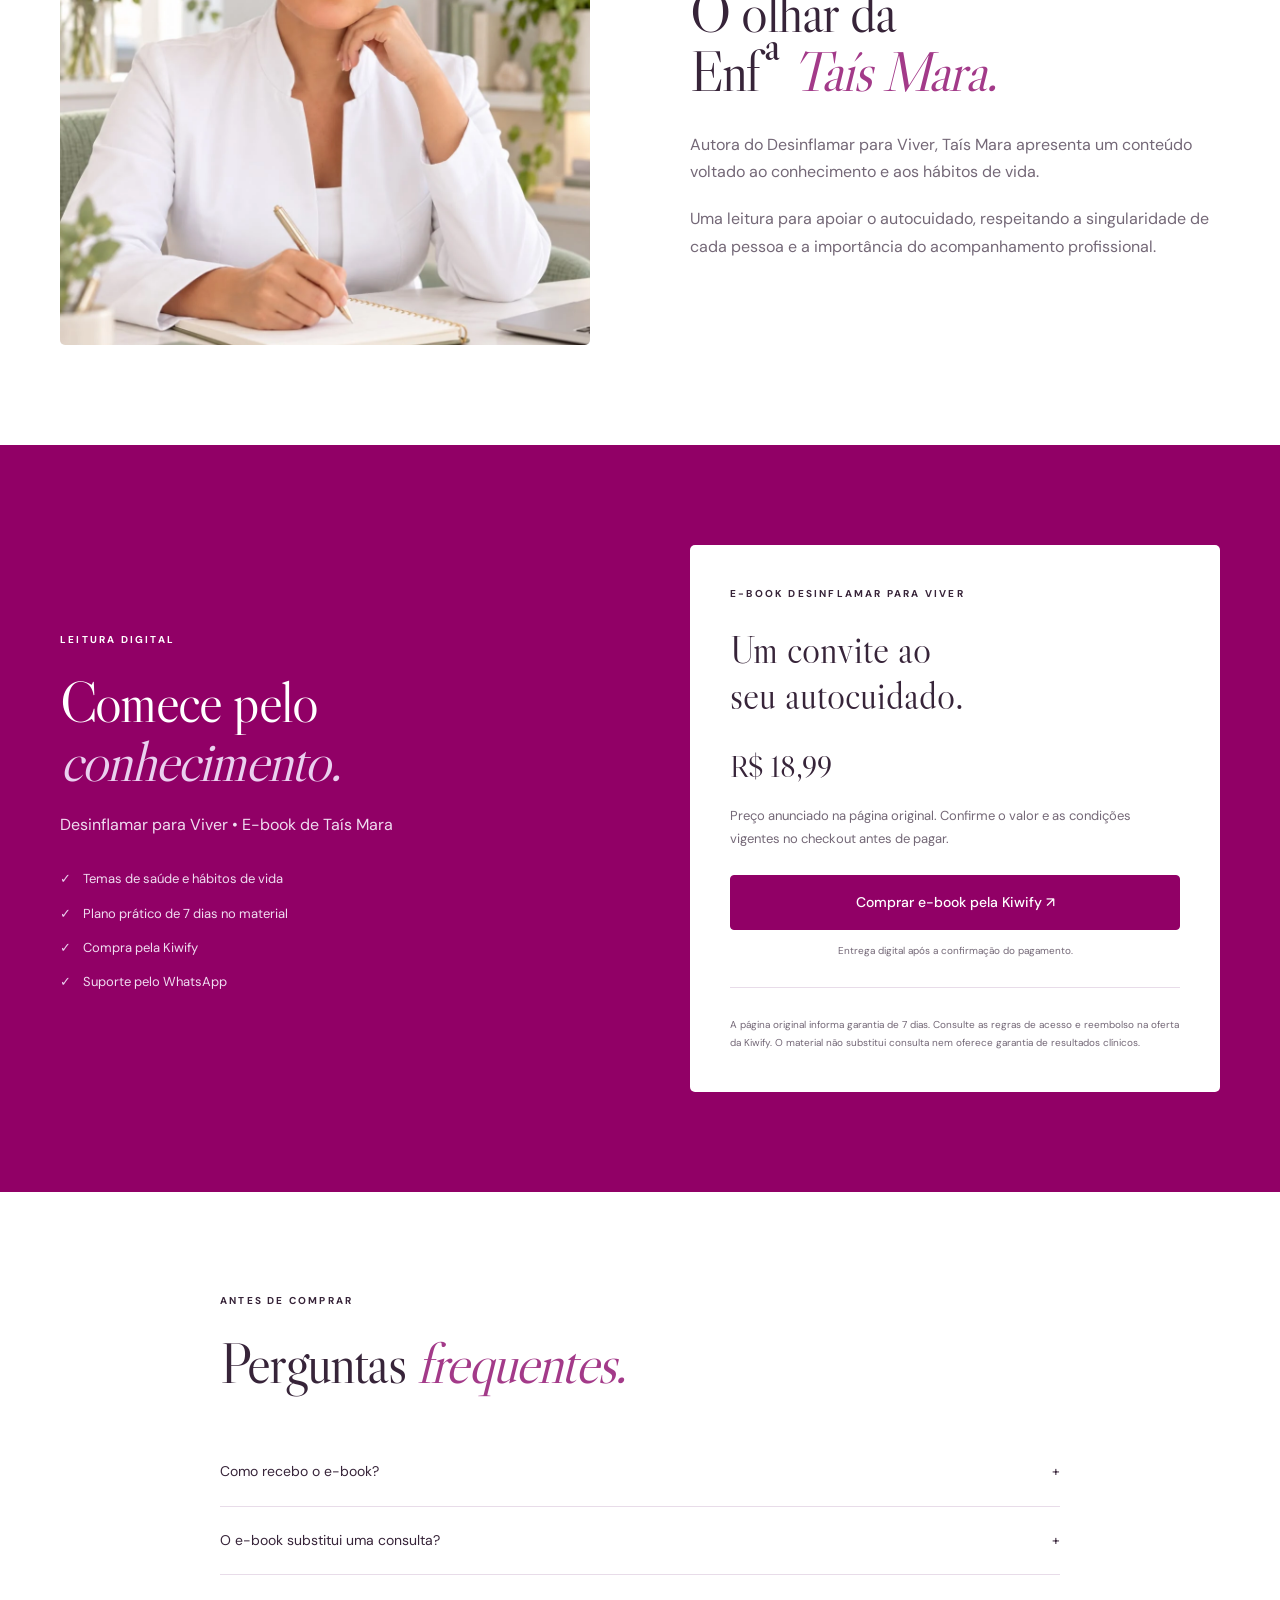
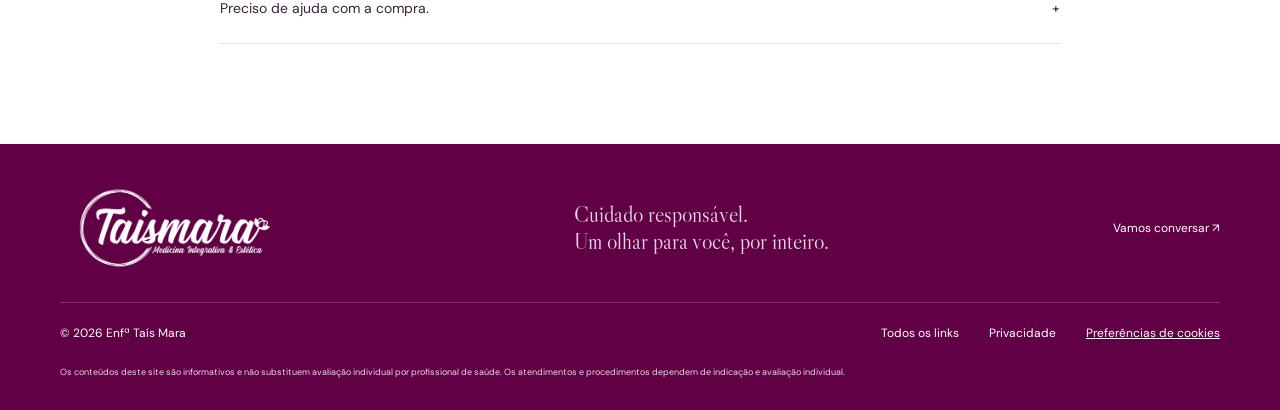
<file: desinflamar.html>
<!doctype html><html lang="pt-BR"><head><meta charset="utf-8"><meta name="viewport" content="width=device-width,initial-scale=1"><meta name="theme-color" content="#910066"><title>E-book Desinflamar para Viver | Enfª Taís Mara</title><meta name="description" content="Conheça o e-book educativo Desinflamar para Viver, de Taís Mara. Compra e entrega pela Kiwify."><link rel="icon" href="assets/favicon.svg" type="image/svg+xml"><link rel="stylesheet" href="style.css"><script src="config.js" defer></script><script src="app.js" defer></script></head><body><a class="skip" href="#conteudo">Pular para o conteúdo</a><header><a class="brand" href="index.html" aria-label="Taís Mara — Início"><span class="logo-window"><img src="assets/logo-roxa.webp" alt="Taísmara — Medicina Integrativa &amp; Estética" width="1080" height="1350" decoding="async"></span></a><button class="menu-toggle" type="button" aria-label="Abrir menu" aria-expanded="false" aria-controls="menu-principal">☰</button><nav id="menu-principal" aria-label="Principal"><a href="index.html#sobre">Sobre mim</a><a href="index.html#servicos">Serviços</a><a href="apresentacao.html">Energia 40+</a><a href="index.html#contato" class="nav-cta">Agendar consulta <span>↗</span></a></nav></header><main id="conteudo"><section class="wrap product-hero"><div><span class="eyebrow">E-BOOK • POR TAÍS MARA</span><h1>Desinflamar<br><em>para Viver.</em></h1><p>Informação para olhar com mais atenção para seus hábitos e construir uma rotina de autocuidado.</p><p>Um material educativo que aborda inflamação e hábitos de vida, com temas como alimentação, sono, movimento e respiração.</p><a href="#comprar-ebook" class="btn" style="margin-top:30px">Conhecer o e-book ↓</a><p class="fine">Leitura digital • Conteúdo educativo</p></div><div class="ebook-cover"><div class="book"><small>TAÍS MARA</small><h3>Desinflamar<br>para<br><em>Viver.</em></h3><p>Um olhar para seus hábitos.<br>Um convite ao autocuidado.</p><span>SAÚDE INTEGRATIVA</span></div></div></section><section class="care-band"><div class="wrap"><span class="eyebrow">O QUE VOCÊ ENCONTRA</span><h2>Pequenos hábitos.<br><em>Mais atenção ao cuidado.</em></h2><div class="benefits"><article><span>01 / CONHECIMENTO</span><h3>Inflamação e saúde</h3><p>Uma introdução ao tema e às relações entre hábitos de vida e saúde.</p></article><article><span>02 / ROTINA</span><h3>Hábitos no dia a dia</h3><p>Conteúdos sobre alimentação, sono, movimento e respiração para apoiar a reflexão sobre sua rotina.</p></article><article><span>03 / ORGANIZAÇÃO</span><h3>Plano de 7 dias</h3><p>Uma proposta prática presente no material para organizar o início do autocuidado.</p></article></div><p class="fine" style="margin-top:30px">Conteúdo educativo. Sintomas como cansaço e inchaço podem ter diferentes causas e precisam de avaliação individual. Não utilize suplementos ou fitoterápicos sem orientação adequada.</p></div></section><section class="wrap split author"><img src="assets/consulta.webp" alt="Taís Mara, autora do e-book" loading="lazy" width="1122" height="1402" decoding="async"><div><span class="eyebrow">SOBRE A AUTORA</span><h2>O olhar da<br>Enfª <em>Taís Mara.</em></h2><p>Autora do Desinflamar para Viver, Taís Mara apresenta um conteúdo voltado ao conhecimento e aos hábitos de vida.</p><p>Uma leitura para apoiar o autocuidado, respeitando a singularidade de cada pessoa e a importância do acompanhamento profissional.</p></div></section><section class="offer-section" id="comprar-ebook"><div class="wrap offer"><div><span class="eyebrow">LEITURA DIGITAL</span><h2>Comece pelo<br><em>conhecimento.</em></h2><p>Desinflamar para Viver • E-book de Taís Mara</p><ul class="check-list"><li>Temas de saúde e hábitos de vida</li><li>Plano prático de 7 dias no material</li><li>Compra pela Kiwify</li><li>Suporte pelo WhatsApp</li></ul></div><div class="offer-card"><span class="eyebrow">E-BOOK DESINFLAMAR PARA VIVER</span><h3>Um convite ao<br>seu autocuidado.</h3><p class="price">R$ 18,99</p><p>Preço anunciado na página original. Confirme o valor e as condições vigentes no checkout antes de pagar.</p><a href="https://pay.kiwify.com.br/91rBee6" class="btn" target="_blank" rel="noopener noreferrer" data-ebook-checkout>Comprar e-book pela Kiwify ↗</a><small>Entrega digital após a confirmação do pagamento.</small><hr><p class="fine">A página original informa garantia de 7 dias. Consulte as regras de acesso e reembolso na oferta da Kiwify. O material não substitui consulta nem oferece garantia de resultados clínicos.</p></div></div></section><section class="wrap faq"><span class="eyebrow">ANTES DE COMPRAR</span><h2>Perguntas <em>frequentes.</em></h2><details><summary>Como recebo o e-book?<span>+</span></summary><p>Conforme a página original, após a confirmação do pagamento você recebe um e-mail com as orientações de acesso ao material. A compra é processada pela Kiwify.</p></details><details><summary>O e-book substitui uma consulta?<span>+</span></summary><p>Não. É um conteúdo educativo. Queixas de saúde, alimentação individualizada e uso de substâncias exigem orientação profissional apropriada.</p></details><details><summary>Preciso de ajuda com a compra.<span>+</span></summary><p>Fale com a equipe pelo WhatsApp para tirar dúvidas sobre acesso e suporte.</p><a data-contact="ebook" class="inline-link">Conversar com o suporte ↗</a></details></section></main><footer><div class="footer-top"><a class="brand" href="index.html" aria-label="Taís Mara — Início"><span class="logo-window"><img src="assets/logo-branca.webp" alt="Taísmara — Medicina Integrativa &amp; Estética" width="1080" height="1350" loading="lazy" decoding="async"></span></a><p>Cuidado responsável.<br>Um olhar para você, por inteiro.</p><a href="index.html#contato">Vamos conversar ↗</a></div><div class="footer-bottom"><span>© 2026 Enfª Taís Mara <span data-coren></span></span><a href="links.html">Todos os links</a><a href="privacidade.html">Privacidade</a><button class="text-button" data-cookies>Preferências de cookies</button></div><p class="fine">Os conteúdos deste site são informativos e não substituem avaliação individual por profissional de saúde. Os atendimentos e procedimentos dependem de indicação e avaliação individual.</p></footer><aside class="cookie-banner" aria-label="Preferências de privacidade" hidden><div><strong>Sua privacidade também importa.</strong><p>Usamos armazenamento essencial para lembrar sua escolha. Você pode permitir cookies de marketing para medir acessos e cliques.</p><a href="privacidade.html">Entenda nossa política</a></div><div class="cookie-actions"><button data-consent="denied" class="btn light">Somente essenciais</button><button data-consent="granted" class="btn">Aceitar marketing</button></div></aside><div class="toast" role="status"></div></body></html>
</file>
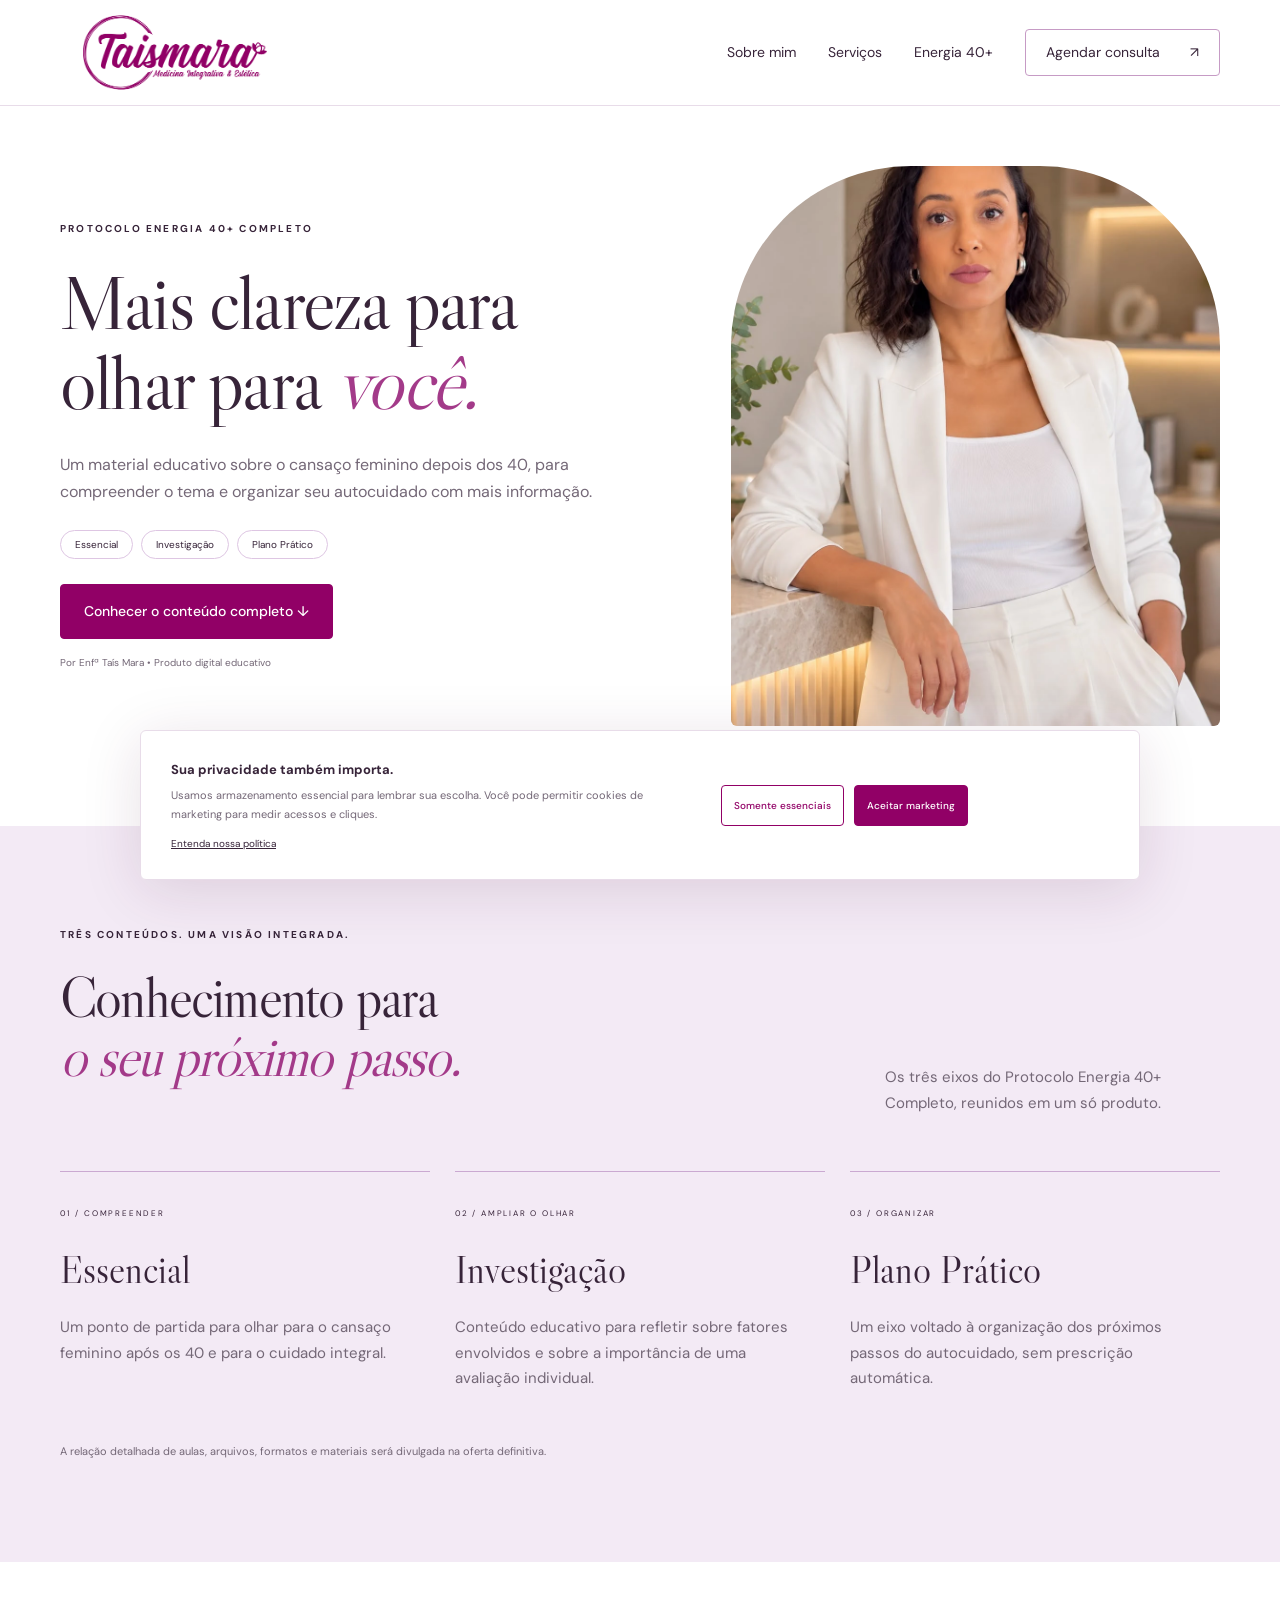
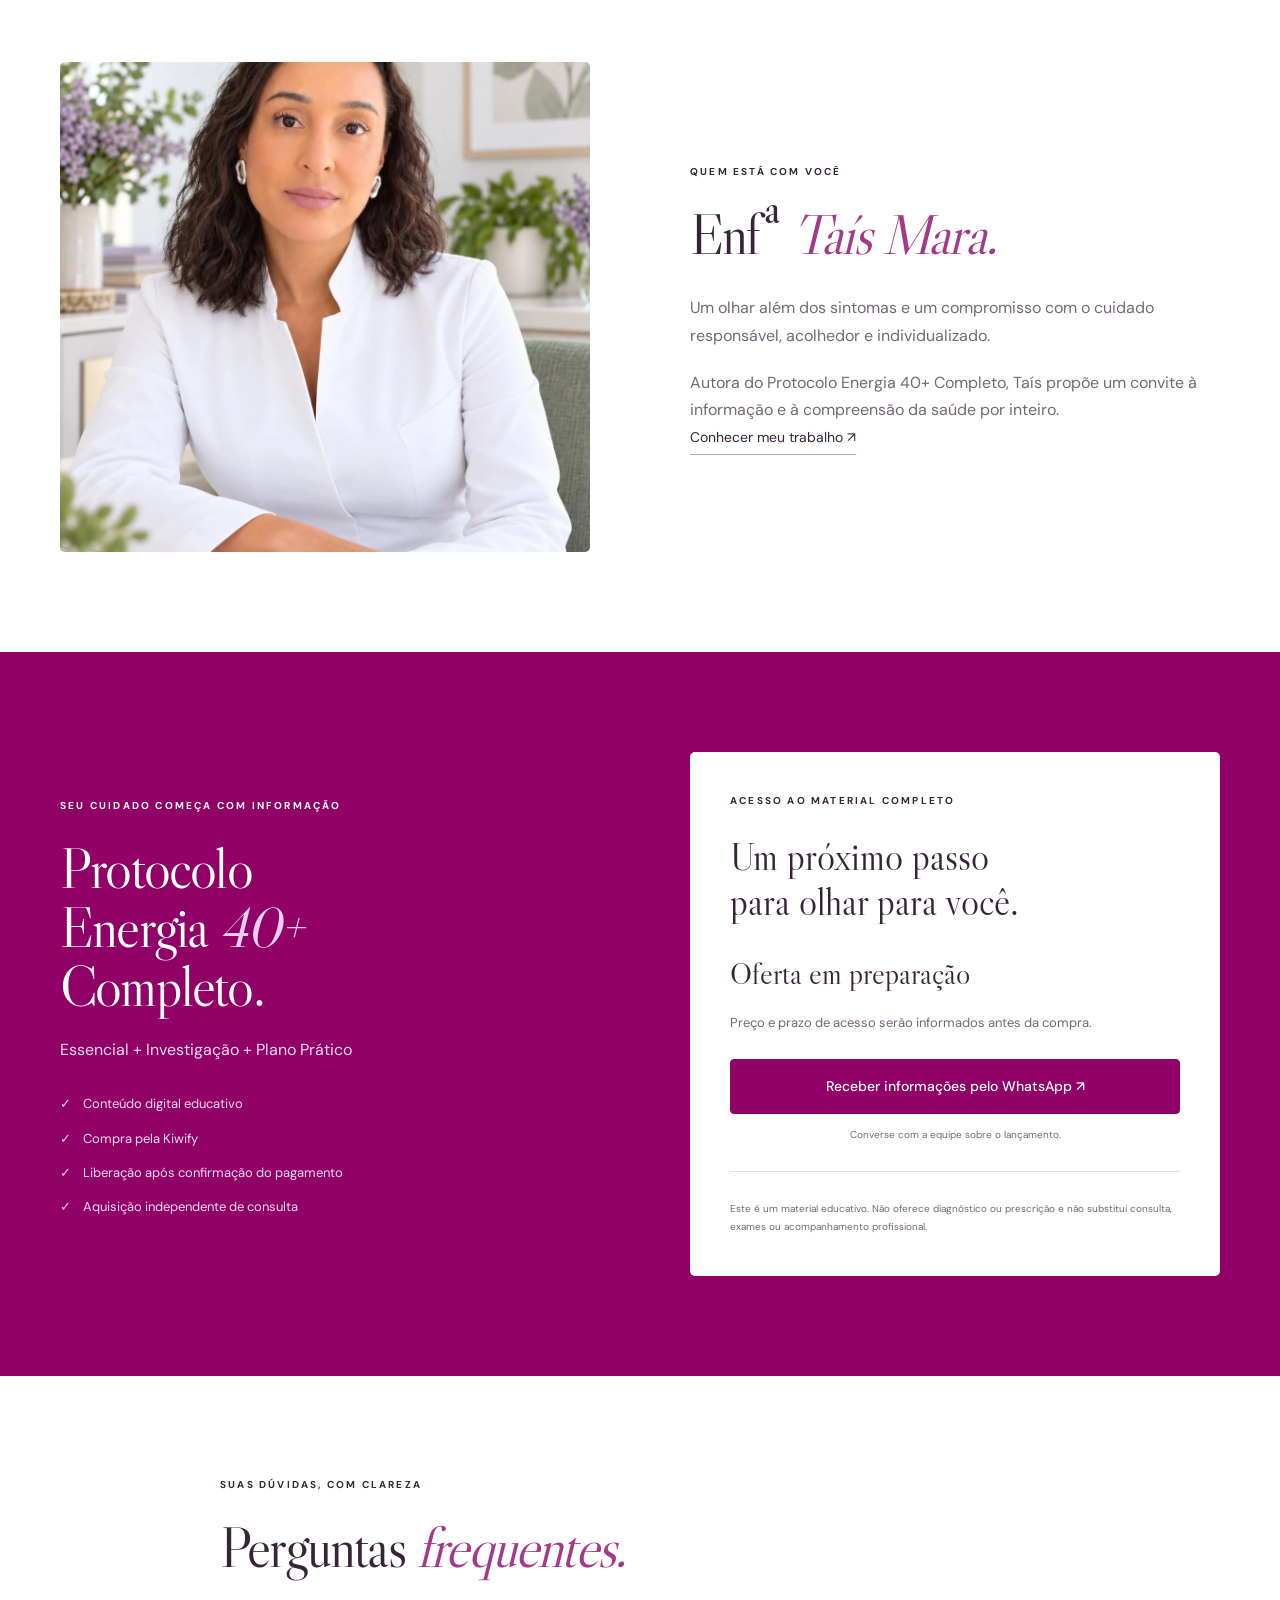
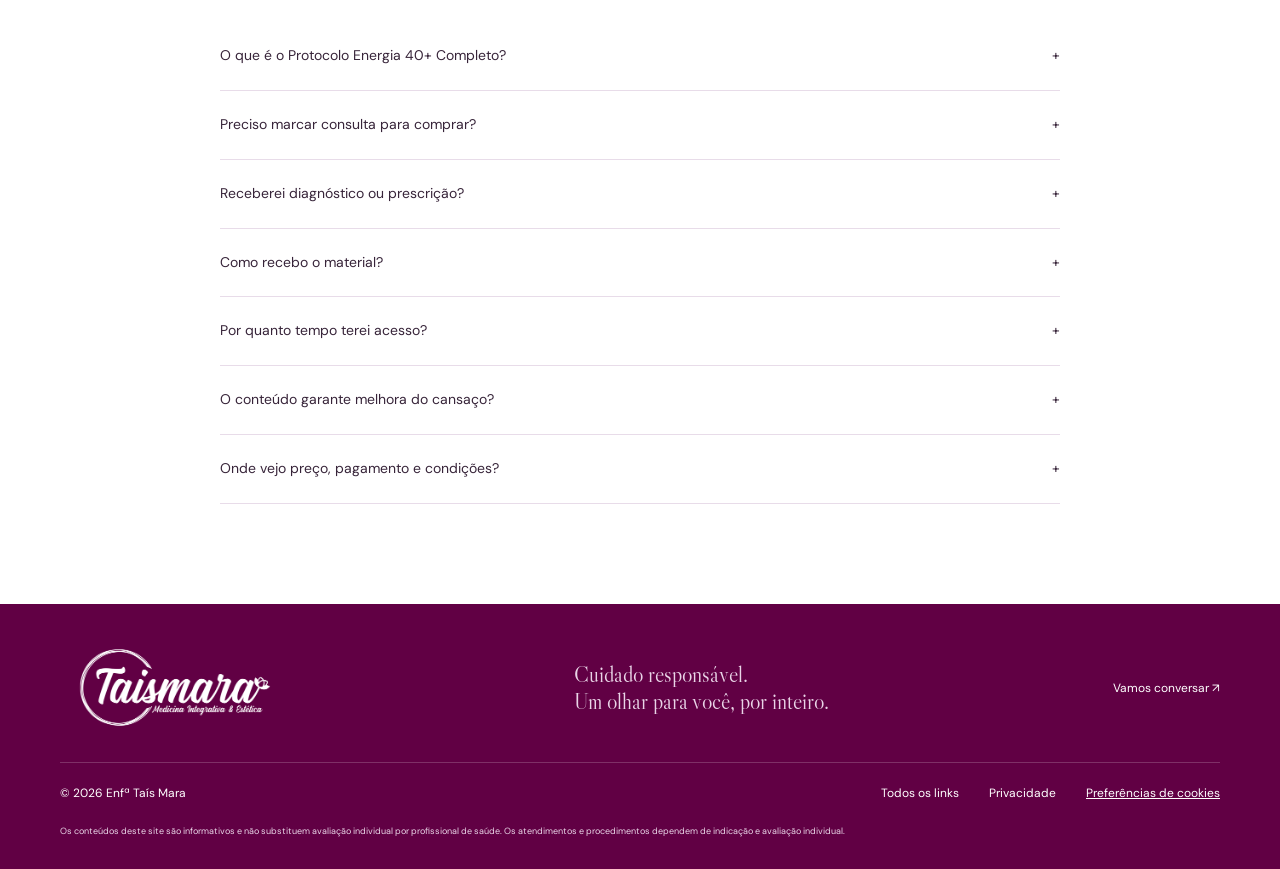
<file: energia40.html>
<!doctype html><html lang="pt-BR"><head><meta charset="utf-8"><meta name="viewport" content="width=device-width,initial-scale=1"><meta name="theme-color" content="#910066"><title>Protocolo Energia 40+ Completo | Enfª Taís Mara</title><meta name="description" content="Essencial, Investigação e Plano Prático: conteúdo educativo da Enfª Taís Mara sobre energia e autocuidado após os 40."><link rel="icon" href="assets/favicon.svg" type="image/svg+xml"><link rel="stylesheet" href="style.css"><script src="config.js" defer></script><script src="app.js" defer></script></head><body><a class="skip" href="#conteudo">Pular para o conteúdo</a><header><a class="brand" href="index.html" aria-label="Taís Mara — Início"><span class="logo-window"><img src="assets/logo-roxa.webp" alt="Taísmara — Medicina Integrativa &amp; Estética" width="1080" height="1350" decoding="async"></span></a><button class="menu-toggle" type="button" aria-label="Abrir menu" aria-expanded="false" aria-controls="menu-principal">☰</button><nav id="menu-principal" aria-label="Principal"><a href="index.html#sobre">Sobre mim</a><a href="index.html#servicos">Serviços</a><a href="apresentacao.html">Energia 40+</a><a href="index.html#contato" class="nav-cta">Agendar consulta <span>↗</span></a></nav></header><main id="conteudo"><section class="wrap product-hero"><div><span class="eyebrow">PROTOCOLO ENERGIA 40+ COMPLETO</span><h1>Mais clareza para<br>olhar para <em>você.</em></h1><p>Um material educativo sobre o cansaço feminino depois dos 40, para compreender o tema e organizar seu autocuidado com mais informação.</p><div class="product-tags"><span>Essencial</span><span>Investigação</span><span>Plano Prático</span></div><a href="#oferta" class="btn">Conhecer o conteúdo completo ↓</a><p class="fine">Por Enfª Taís Mara • Produto digital educativo</p></div><img src="assets/tais.webp" alt="Enfª Taís Mara, autora do Protocolo Energia 40+ Completo" width="1024" height="1536" fetchpriority="high"></section><section class="care-band"><div class="wrap"><div class="section-top"><div><span class="eyebrow">TRÊS CONTEÚDOS. UMA VISÃO INTEGRADA.</span><h2>Conhecimento para<br><em>o seu próximo passo.</em></h2></div><p>Os três eixos do Protocolo Energia 40+ Completo, reunidos em um só produto.</p></div><div class="modules"><article><span>01 / COMPREENDER</span><h3>Essencial</h3><p>Um ponto de partida para olhar para o cansaço feminino após os 40 e para o cuidado integral.</p></article><article><span>02 / AMPLIAR O OLHAR</span><h3>Investigação</h3><p>Conteúdo educativo para refletir sobre fatores envolvidos e sobre a importância de uma avaliação individual.</p></article><article><span>03 / ORGANIZAR</span><h3>Plano Prático</h3><p>Um eixo voltado à organização dos próximos passos do autocuidado, sem prescrição automática.</p></article></div><p class="fine">A relação detalhada de aulas, arquivos, formatos e materiais será divulgada na oferta definitiva.</p></div></section><section class="wrap split author"><img src="assets/acolhimento.webp" alt="Taís Mara no consultório" loading="lazy" width="1122" height="1402" decoding="async"><div><span class="eyebrow">QUEM ESTÁ COM VOCÊ</span><h2>Enfª <em>Taís Mara.</em></h2><p>Um olhar além dos sintomas e um compromisso com o cuidado responsável, acolhedor e individualizado.</p><p>Autora do Protocolo Energia 40+ Completo, Taís propõe um convite à informação e à compreensão da saúde por inteiro.</p><a href="index.html#sobre" class="inline-link">Conhecer meu trabalho ↗</a></div></section><section class="offer-section" id="oferta"><div class="wrap offer"><div><span class="eyebrow">SEU CUIDADO COMEÇA COM INFORMAÇÃO</span><h2>Protocolo<br>Energia <em>40+</em><br>Completo.</h2><p>Essencial + Investigação + Plano Prático</p><ul class="check-list"><li>Conteúdo digital educativo</li><li>Compra pela Kiwify</li><li>Liberação após confirmação do pagamento</li><li>Aquisição independente de consulta</li></ul></div><div class="offer-card"><span class="eyebrow">ACESSO AO MATERIAL COMPLETO</span><h3>Um próximo passo<br>para olhar para você.</h3><p class="price" data-price>Oferta em preparação</p><p data-access>Preço e prazo de acesso serão informados antes da compra.</p><a class="btn" data-checkout>Receber informações pelo WhatsApp ↗</a><small data-checkout-note>Converse com a equipe sobre o lançamento.</small><hr><p class="fine">Este é um material educativo. Não oferece diagnóstico ou prescrição e não substitui consulta, exames ou acompanhamento profissional.</p></div></div></section><section class="wrap faq"><span class="eyebrow">SUAS DÚVIDAS, COM CLAREZA</span><h2>Perguntas <em>frequentes.</em></h2><details><summary>O que é o Protocolo Energia 40+ Completo?<span>+</span></summary><p>É um produto digital educativo de autoria da Enfª Taís Mara, reunindo os conteúdos Essencial, Investigação e Plano Prático.</p></details><details><summary>Preciso marcar consulta para comprar?<span>+</span></summary><p>Não. A aquisição do material educativo é independente de consulta ou atendimento individual.</p></details><details><summary>Receberei diagnóstico ou prescrição?<span>+</span></summary><p>Não. O material não inclui diagnóstico, prescrição automática, questionário ou Mapa da Energia. Seu objetivo é educativo e não substitui avaliação individual.</p></details><details><summary>Como recebo o material?<span>+</span></summary><p>A compra será realizada pela Kiwify. Após a confirmação do pagamento, a plataforma liberará automaticamente o acesso aos materiais digitais, conforme as condições da oferta.</p></details><details><summary>Por quanto tempo terei acesso?<span>+</span></summary><p>O prazo de acesso será informado na oferta e no checkout antes da compra. A condição definitiva ainda será disponibilizada nesta página.</p></details><details><summary>O conteúdo garante melhora do cansaço?<span>+</span></summary><p>Não há promessa de resultado. O conteúdo ajuda na compreensão do tema; queixas de saúde devem ser avaliadas individualmente.</p></details><details><summary>Onde vejo preço, pagamento e condições?<span>+</span></summary><p>As informações definitivas serão apresentadas nesta página e no checkout Kiwify antes da compra. No momento, a oferta está em preparação.</p></details></section></main><footer><div class="footer-top"><a class="brand" href="index.html" aria-label="Taís Mara — Início"><span class="logo-window"><img src="assets/logo-branca.webp" alt="Taísmara — Medicina Integrativa &amp; Estética" width="1080" height="1350" loading="lazy" decoding="async"></span></a><p>Cuidado responsável.<br>Um olhar para você, por inteiro.</p><a href="index.html#contato">Vamos conversar ↗</a></div><div class="footer-bottom"><span>© 2026 Enfª Taís Mara <span data-coren></span></span><a href="links.html">Todos os links</a><a href="privacidade.html">Privacidade</a><button class="text-button" data-cookies>Preferências de cookies</button></div><p class="fine">Os conteúdos deste site são informativos e não substituem avaliação individual por profissional de saúde. Os atendimentos e procedimentos dependem de indicação e avaliação individual.</p></footer><aside class="cookie-banner" aria-label="Preferências de privacidade" hidden><div><strong>Sua privacidade também importa.</strong><p>Usamos armazenamento essencial para lembrar sua escolha. Você pode permitir cookies de marketing para medir acessos e cliques.</p><a href="privacidade.html">Entenda nossa política</a></div><div class="cookie-actions"><button data-consent="denied" class="btn light">Somente essenciais</button><button data-consent="granted" class="btn">Aceitar marketing</button></div></aside><div class="toast" role="status"></div></body></html>
</file>
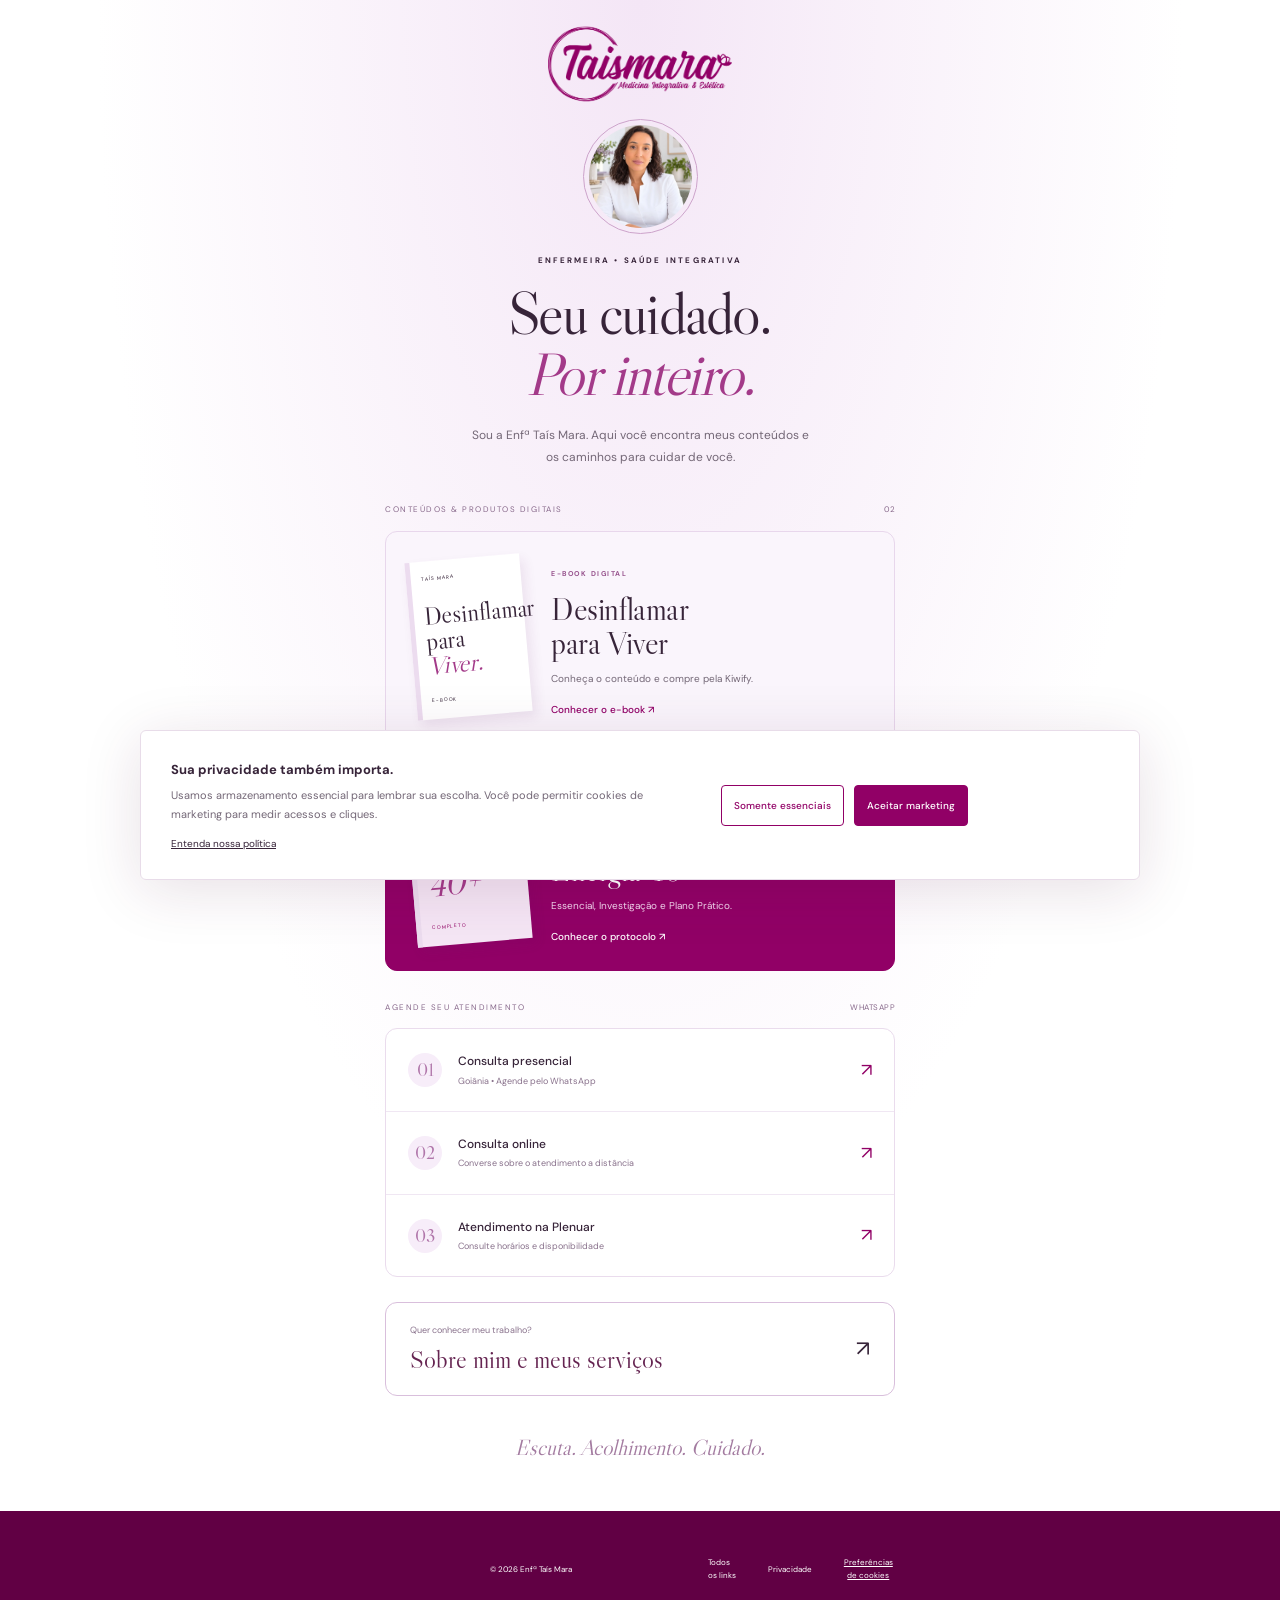
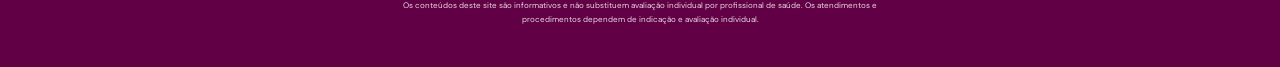
<file: links.html>
<!doctype html><html lang="pt-BR"><head><meta charset="utf-8"><meta name="viewport" content="width=device-width,initial-scale=1"><meta name="theme-color" content="#910066"><title>Links e produtos | Enfª Taís Mara</title><meta name="description" content="Conheça a Enfª Taís Mara, os serviços de saúde integrativa e o Protocolo Energia 40+."><link rel="icon" href="assets/favicon.svg" type="image/svg+xml"><link rel="stylesheet" href="style.css"><script src="config.js" defer></script><script src="app.js" defer></script></head><body><a class="skip" href="#conteudo">Pular para o conteúdo</a><main id="conteudo" class="bio-main"><div class="bio-shell"><a class="brand bio-brand" href="index.html" aria-label="Conhecer o site da Taís Mara"><span class="logo-window"><img src="assets/logo-roxa.webp" alt="Taísmara — Medicina Integrativa &amp; Estética" width="1080" height="1350" decoding="async"></span></a><div class="bio-portrait"><img src="assets/acolhimento.webp" alt="Enfª Taís Mara" width="1122" height="1402" decoding="async"></div><span class="eyebrow">ENFERMEIRA • SAÚDE INTEGRATIVA</span><h1>Seu cuidado.<br><em>Por inteiro.</em></h1><p class="bio-intro">Sou a Enfª Taís Mara. Aqui você encontra meus conteúdos e os caminhos para cuidar de você.</p><div class="bio-heading"><span>CONTEÚDOS & PRODUTOS DIGITAIS</span><i>02</i></div><a href="desinflamar.html" class="bio-product"><div class="bio-mini-cover"><small>TAÍS MARA</small><strong>Desinflamar<br>para <em>Viver.</em></strong><span>E-BOOK</span></div><div><span class="bio-tag">E-BOOK DIGITAL</span><h2>Desinflamar<br>para Viver</h2><p>Conheça o conteúdo e compre pela Kiwify.</p><b>Conhecer o e-book ↗</b></div></a><a href="apresentacao.html" class="bio-product energy-bio"><div class="bio-mini-cover"><small>ENFª TAÍS MARA</small><strong>Energia<br><em>40+</em></strong><span>COMPLETO</span></div><div><span class="bio-tag">MATERIAL EDUCATIVO</span><h2>Protocolo<br>Energia 40+</h2><p>Essencial, Investigação e Plano Prático.</p><b>Conhecer o protocolo ↗</b></div></a><div class="bio-heading"><span>AGENDE SEU ATENDIMENTO</span><i>WHATSAPP</i></div><div class="bio-links"><a data-contact="presencial"><span class="bio-icon">01</span><span><strong>Consulta presencial</strong><small>Goiânia • Agende pelo WhatsApp</small></span><b>↗</b></a><a data-contact="online"><span class="bio-icon">02</span><span><strong>Consulta online</strong><small>Converse sobre o atendimento a distância</small></span><b>↗</b></a><a data-contact="plenuar"><span class="bio-icon">03</span><span><strong>Atendimento na Plenuar</strong><small>Consulte horários e disponibilidade</small></span><b>↗</b></a></div><a class="bio-site" href="index.html"><span>Quer conhecer meu trabalho?<strong>Sobre mim e meus serviços</strong></span><b>↗</b></a><p class="bio-signature">Escuta. Acolhimento. Cuidado.</p></div></main><footer><div class="footer-top"><a class="brand" href="index.html" aria-label="Taís Mara — Início"><span class="logo-window"><img src="assets/logo-branca.webp" alt="Taísmara — Medicina Integrativa &amp; Estética" width="1080" height="1350" loading="lazy" decoding="async"></span></a><p>Cuidado responsável.<br>Um olhar para você, por inteiro.</p><a href="index.html#contato">Vamos conversar ↗</a></div><div class="footer-bottom"><span>© 2026 Enfª Taís Mara <span data-coren></span></span><a href="links.html">Todos os links</a><a href="privacidade.html">Privacidade</a><button class="text-button" data-cookies>Preferências de cookies</button></div><p class="fine">Os conteúdos deste site são informativos e não substituem avaliação individual por profissional de saúde. Os atendimentos e procedimentos dependem de indicação e avaliação individual.</p></footer><aside class="cookie-banner" aria-label="Preferências de privacidade" hidden><div><strong>Sua privacidade também importa.</strong><p>Usamos armazenamento essencial para lembrar sua escolha. Você pode permitir cookies de marketing para medir acessos e cliques.</p><a href="privacidade.html">Entenda nossa política</a></div><div class="cookie-actions"><button data-consent="denied" class="btn light">Somente essenciais</button><button data-consent="granted" class="btn">Aceitar marketing</button></div></aside><div class="toast" role="status"></div></body></html>
</file>
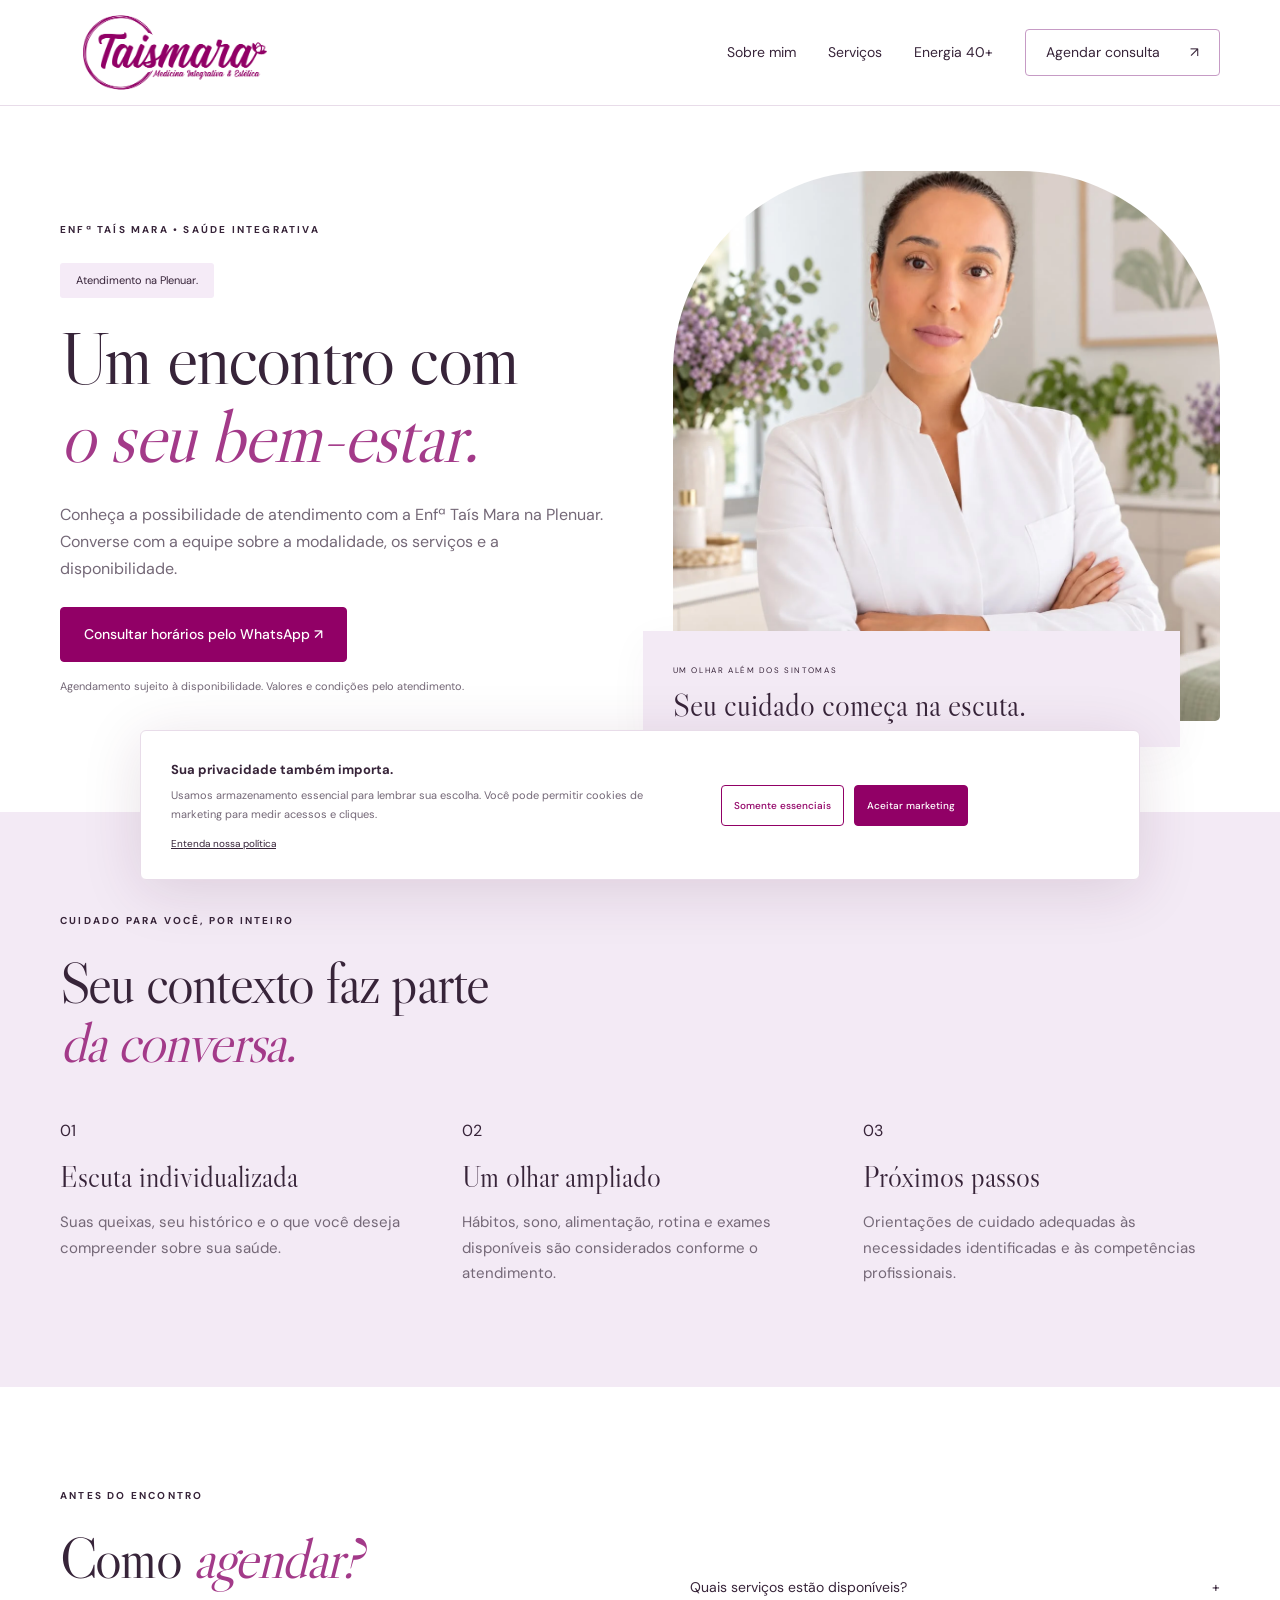
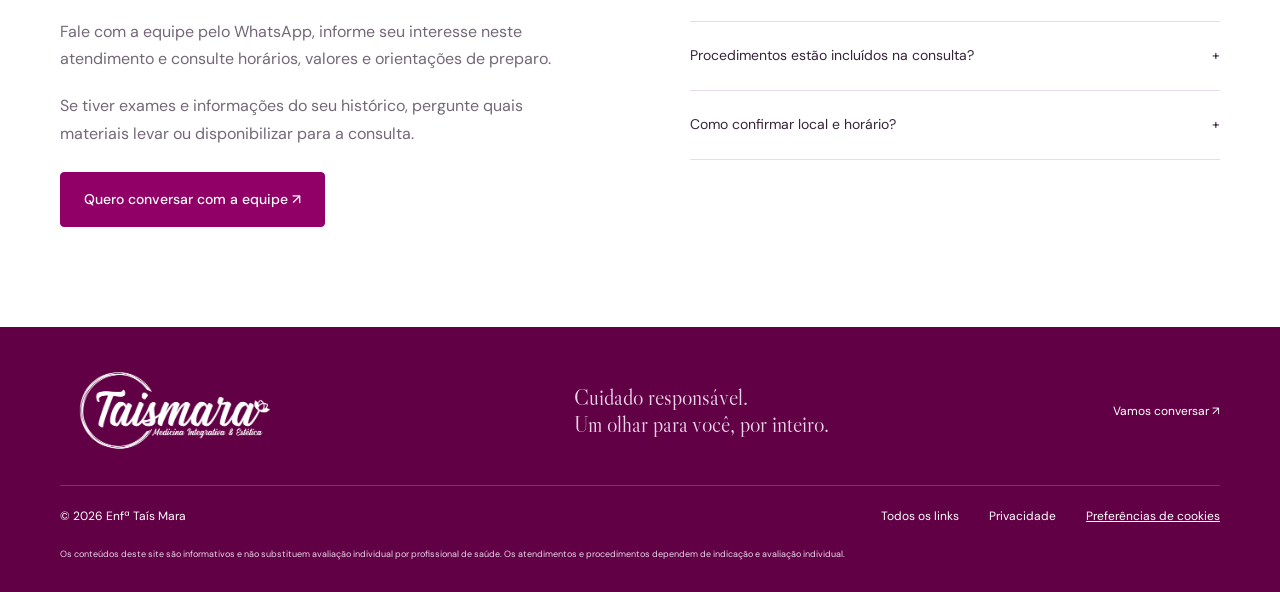
<file: plenuar.html>
<!doctype html><html lang="pt-BR"><head><meta charset="utf-8"><meta name="viewport" content="width=device-width,initial-scale=1"><meta name="theme-color" content="#910066"><title>Atendimento na Plenuar. | Enfª Taís Mara</title><meta name="description" content="Conheça a possibilidade de atendimento com a Enfª Taís Mara na Plenuar. Converse com a equipe sobre a modalidade, os serviços e a disponibilidade."><link rel="icon" href="assets/favicon.svg" type="image/svg+xml"><link rel="stylesheet" href="style.css"><script src="config.js" defer></script><script src="app.js" defer></script></head><body><a class="skip" href="#conteudo">Pular para o conteúdo</a><header><a class="brand" href="index.html" aria-label="Taís Mara — Início"><span class="logo-window"><img src="assets/logo-roxa.webp" alt="Taísmara — Medicina Integrativa &amp; Estética" width="1080" height="1350" decoding="async"></span></a><button class="menu-toggle" type="button" aria-label="Abrir menu" aria-expanded="false" aria-controls="menu-principal">☰</button><nav id="menu-principal" aria-label="Principal"><a href="index.html#sobre">Sobre mim</a><a href="index.html#servicos">Serviços</a><a href="apresentacao.html">Energia 40+</a><a href="index.html#contato" class="nav-cta">Agendar consulta <span>↗</span></a></nav></header><main id="conteudo"><section class="hero wrap sales-contact"><div><span class="eyebrow">ENFª TAÍS MARA • SAÚDE INTEGRATIVA</span><span class="availability">Atendimento na Plenuar.</span><h1>Um encontro com<br><em>o seu bem-estar.</em></h1><p style="margin:25px 0">Conheça a possibilidade de atendimento com a Enfª Taís Mara na Plenuar. Converse com a equipe sobre a modalidade, os serviços e a disponibilidade.</p><a data-contact="plenuar" class="btn">Consultar horários pelo WhatsApp ↗</a><p class="fine" style="margin-top:15px">Agendamento sujeito à disponibilidade. Valores e condições pelo atendimento.</p></div><div class="hero-photo"><img src="assets/retrato.webp" alt="Enfª Taís Mara" fetchpriority="high" width="1122" height="1402"><div class="photo-note"><span>UM OLHAR ALÉM DOS SINTOMAS</span><p>Seu cuidado começa na escuta.</p></div></div></section><section class="care-band"><div class="wrap"><span class="eyebrow">CUIDADO PARA VOCÊ, POR INTEIRO</span><h2>Seu contexto faz parte<br><em>da conversa.</em></h2><div class="benefits"><article><span>01</span><h3>Escuta individualizada</h3><p>Suas queixas, seu histórico e o que você deseja compreender sobre sua saúde.</p></article><article><span>02</span><h3>Um olhar ampliado</h3><p>Hábitos, sono, alimentação, rotina e exames disponíveis são considerados conforme o atendimento.</p></article><article><span>03</span><h3>Próximos passos</h3><p>Orientações de cuidado adequadas às necessidades identificadas e às competências profissionais.</p></article></div></div></section><section class="wrap split"><div><span class="eyebrow">ANTES DO ENCONTRO</span><h2>Como <em>agendar?</em></h2><p style="margin-top:25px">Fale com a equipe pelo WhatsApp, informe seu interesse neste atendimento e consulte horários, valores e orientações de preparo.</p><p>Se tiver exames e informações do seu histórico, pergunte quais materiais levar ou disponibilizar para a consulta.</p><a data-contact="plenuar" class="btn" style="margin-top:25px">Quero conversar com a equipe ↗</a></div><div class="faq" style="padding:0"><details><summary>Quais serviços estão disponíveis?<span>+</span></summary><p>A disponibilidade depende da modalidade e do local. A equipe esclarece quais atendimentos podem ser realizados e quais exigem avaliação ou presença no consultório.</p></details><details><summary>Procedimentos estão incluídos na consulta?<span>+</span></summary><p>Procedimentos dependem de avaliação individual, indicação, condições de segurança e regulamentação aplicável. Confirme valores e condições antes do agendamento.</p></details><details><summary>Como confirmar local e horário?<span>+</span></summary><p>A equipe informa todos os detalhes pelo WhatsApp antes da confirmação. Para atendimento online, solicite também orientações sobre a plataforma e o acesso.</p></details></div></section></main><footer><div class="footer-top"><a class="brand" href="index.html" aria-label="Taís Mara — Início"><span class="logo-window"><img src="assets/logo-branca.webp" alt="Taísmara — Medicina Integrativa &amp; Estética" width="1080" height="1350" loading="lazy" decoding="async"></span></a><p>Cuidado responsável.<br>Um olhar para você, por inteiro.</p><a href="index.html#contato">Vamos conversar ↗</a></div><div class="footer-bottom"><span>© 2026 Enfª Taís Mara <span data-coren></span></span><a href="links.html">Todos os links</a><a href="privacidade.html">Privacidade</a><button class="text-button" data-cookies>Preferências de cookies</button></div><p class="fine">Os conteúdos deste site são informativos e não substituem avaliação individual por profissional de saúde. Os atendimentos e procedimentos dependem de indicação e avaliação individual.</p></footer><aside class="cookie-banner" aria-label="Preferências de privacidade" hidden><div><strong>Sua privacidade também importa.</strong><p>Usamos armazenamento essencial para lembrar sua escolha. Você pode permitir cookies de marketing para medir acessos e cliques.</p><a href="privacidade.html">Entenda nossa política</a></div><div class="cookie-actions"><button data-consent="denied" class="btn light">Somente essenciais</button><button data-consent="granted" class="btn">Aceitar marketing</button></div></aside><div class="toast" role="status"></div></body></html>
</file>
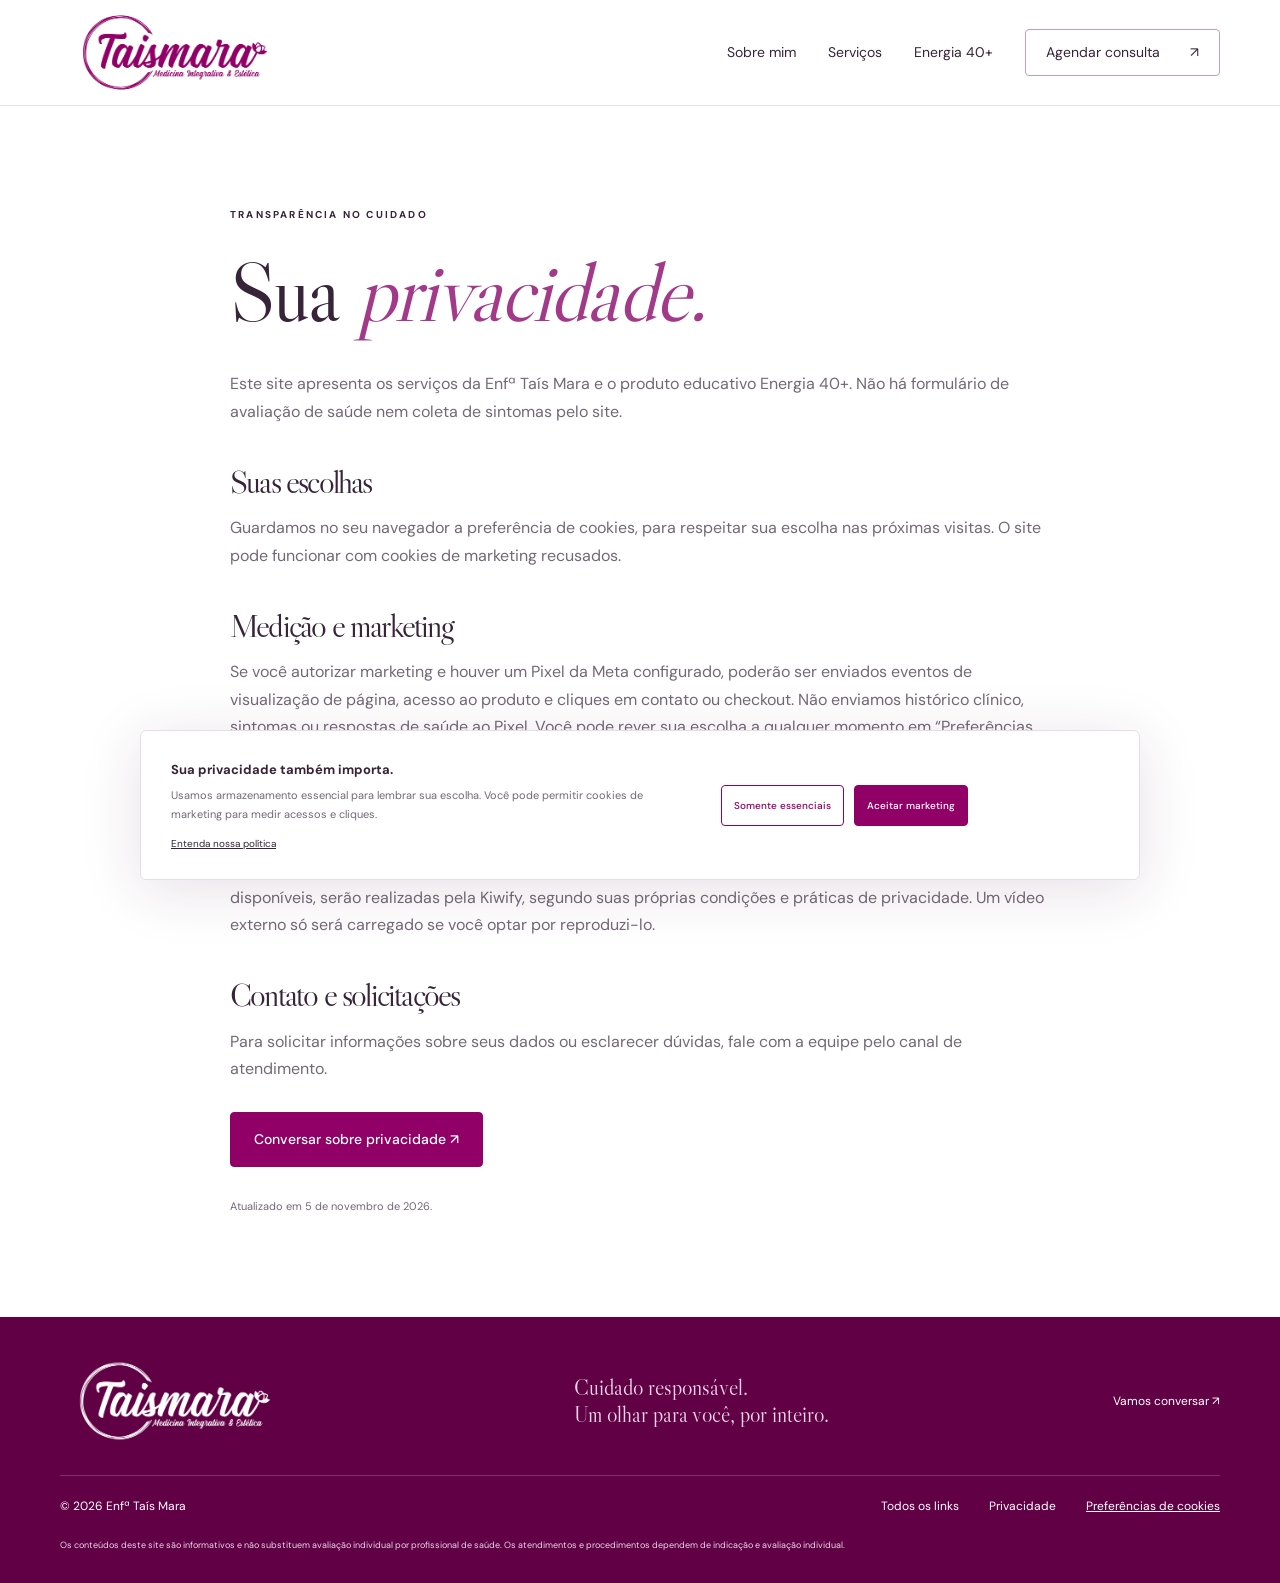
<file: privacidade.html>
<!doctype html><html lang="pt-BR"><head><meta charset="utf-8"><meta name="viewport" content="width=device-width,initial-scale=1"><meta name="theme-color" content="#910066"><title>Privacidade e cookies | Enfª Taís Mara</title><meta name="description" content="Informações sobre privacidade e uso de cookies no site da Enfª Taís Mara."><link rel="icon" href="assets/favicon.svg" type="image/svg+xml"><link rel="stylesheet" href="style.css"><script src="config.js" defer></script><script src="app.js" defer></script></head><body><a class="skip" href="#conteudo">Pular para o conteúdo</a><header><a class="brand" href="index.html" aria-label="Taís Mara — Início"><span class="logo-window"><img src="assets/logo-roxa.webp" alt="Taísmara — Medicina Integrativa &amp; Estética" width="1080" height="1350" decoding="async"></span></a><button class="menu-toggle" type="button" aria-label="Abrir menu" aria-expanded="false" aria-controls="menu-principal">☰</button><nav id="menu-principal" aria-label="Principal"><a href="index.html#sobre">Sobre mim</a><a href="index.html#servicos">Serviços</a><a href="apresentacao.html">Energia 40+</a><a href="index.html#contato" class="nav-cta">Agendar consulta <span>↗</span></a></nav></header><main id="conteudo"><section class="wrap policy"><span class="eyebrow">TRANSPARÊNCIA NO CUIDADO</span><h1>Sua <em>privacidade.</em></h1><p>Este site apresenta os serviços da Enfª Taís Mara e o produto educativo Energia 40+. Não há formulário de avaliação de saúde nem coleta de sintomas pelo site.</p><h2>Suas escolhas</h2><p>Guardamos no seu navegador a preferência de cookies, para respeitar sua escolha nas próximas visitas. O site pode funcionar com cookies de marketing recusados.</p><h2>Medição e marketing</h2><p>Se você autorizar marketing e houver um Pixel da Meta configurado, poderão ser enviados eventos de visualização de página, acesso ao produto e cliques em contato ou checkout. Não enviamos histórico clínico, sintomas ou respostas de saúde ao Pixel. Você pode rever sua escolha a qualquer momento em “Preferências de cookies”.</p><h2>Serviços externos</h2><p>Ao clicar em atendimento, você será direcionada ao WhatsApp. A compra e a entrega do material, quando disponíveis, serão realizadas pela Kiwify, segundo suas próprias condições e práticas de privacidade. Um vídeo externo só será carregado se você optar por reproduzi-lo.</p><h2>Contato e solicitações</h2><p>Para solicitar informações sobre seus dados ou esclarecer dúvidas, fale com a equipe pelo canal de atendimento.</p><a data-contact="privacidade" class="btn">Conversar sobre privacidade ↗</a><p class="fine">Atualizado em 5 de novembro de 2026.</p></section></main><footer><div class="footer-top"><a class="brand" href="index.html" aria-label="Taís Mara — Início"><span class="logo-window"><img src="assets/logo-branca.webp" alt="Taísmara — Medicina Integrativa &amp; Estética" width="1080" height="1350" loading="lazy" decoding="async"></span></a><p>Cuidado responsável.<br>Um olhar para você, por inteiro.</p><a href="index.html#contato">Vamos conversar ↗</a></div><div class="footer-bottom"><span>© 2026 Enfª Taís Mara <span data-coren></span></span><a href="links.html">Todos os links</a><a href="privacidade.html">Privacidade</a><button class="text-button" data-cookies>Preferências de cookies</button></div><p class="fine">Os conteúdos deste site são informativos e não substituem avaliação individual por profissional de saúde. Os atendimentos e procedimentos dependem de indicação e avaliação individual.</p></footer><aside class="cookie-banner" aria-label="Preferências de privacidade" hidden><div><strong>Sua privacidade também importa.</strong><p>Usamos armazenamento essencial para lembrar sua escolha. Você pode permitir cookies de marketing para medir acessos e cliques.</p><a href="privacidade.html">Entenda nossa política</a></div><div class="cookie-actions"><button data-consent="denied" class="btn light">Somente essenciais</button><button data-consent="granted" class="btn">Aceitar marketing</button></div></aside><div class="toast" role="status"></div></body></html>
</file>
<file: style.css>
@font-face {
  font-family: 'DM Sans';
  font-style: normal;
  font-weight: 400;
  font-display: swap;
  src: url(assets/font-1.ttf) format('truetype');
}
@font-face {
  font-family: 'DM Sans';
  font-style: normal;
  font-weight: 500;
  font-display: swap;
  src: url(assets/font-2.ttf) format('truetype');
}
@font-face {
  font-family: 'DM Sans';
  font-style: normal;
  font-weight: 600;
  font-display: swap;
  src: url(assets/font-3.ttf) format('truetype');
}
@font-face {
  font-family: 'DM Sans';
  font-style: normal;
  font-weight: 700;
  font-display: swap;
  src: url(assets/font-4.ttf) format('truetype');
}
@font-face {
  font-family: 'Libre Caslon Display';
  font-style: normal;
  font-weight: 400;
  font-display: swap;
  src: url(assets/font-5.ttf) format('truetype');
}

:root{--green:#910066;--ink:#372439;--muted:#746877;--cream:#ffffff;--sage:#f3eaf5;--line:#e8dce9;--serif:'Libre Caslon Display',Georgia,serif}*{box-sizing:border-box}html{scroll-behavior:smooth;scroll-padding-top:110px}body{margin:0;background:var(--cream);color:var(--ink);font:16px/1.7 'DM Sans',Arial,sans-serif}a{color:inherit;text-decoration:none;cursor:pointer}button{font:inherit;cursor:pointer}img{max-width:100%;display:block;object-fit:cover}h1,h2,h3,p{margin:0}h1,h2{font-family:var(--serif);font-weight:400;line-height:1.05;letter-spacing:-1.8px}h1{font-size:clamp(54px,6.5vw,94px)}h2{font-size:clamp(42px,4.4vw,65px)}h3{font-weight:500;line-height:1.35}em{font-weight:400;color:#a33a89}p{color:var(--muted)}p+p{margin-top:20px}.wrap{max-width:1240px;margin:auto;padding:100px 40px}.eyebrow{display:block;font-size:10px;letter-spacing:2.2px;font-weight:700;line-height:1.7;margin-bottom:25px}.eyebrow i{display:inline-block;width:7px;height:7px;background:#ac5198;border-radius:50%;margin-right:7px}header{height:106px;max-width:1400px;padding:0 60px;margin:auto;display:flex;align-items:center;justify-content:space-between;border-bottom:1px solid var(--line)}.brand{display:flex;align-items:center;gap:15px;line-height:1.5;letter-spacing:3px;font-size:16px}.brand small{display:block;font-size:8px;letter-spacing:2.6px}.brand-icon{font-family:var(--serif);font-size:43px;letter-spacing:-9px;border:1px solid #c9a4ce;width:58px;height:58px;border-radius:50%;padding-left:10px;padding-top:0;line-height:1.1}.brand-icon span{position:relative;top:8px}nav{display:flex;align-items:center;gap:32px;font-size:12px}nav a:hover,.inline-link:hover{color:#a33a89}.nav-cta{border:1px solid #c69bc5;padding:11px 20px;border-radius:4px;display:flex;gap:30px}.menu-toggle{display:none}.hero{display:grid;grid-template-columns:1fr 1fr;gap:65px;padding-top:50px;padding-bottom:65px;align-items:center}.hero h1{margin-bottom:24px}.hero-copy>p:first-of-type{font-size:19px;color:var(--ink);line-height:1.6}.hero-description{max-width:370px;font-size:14px}.actions{display:flex;align-items:center;gap:23px;margin-top:32px;flex-wrap:wrap}.btn{display:inline-flex;align-items:center;justify-content:center;gap:28px;background:var(--green);color:white;border:1px solid var(--green);padding:16px 23px;border-radius:4px;font-size:12px;font-weight:500;line-height:1.5;transition:background .2s,transform .2s}.btn:hover{background:#720052;transform:translateY(-2px)}.btn.light{color:var(--green);background:transparent}.inline-link{font-size:12px;border-bottom:1px solid #c69bc5;padding:8px 0}.hero-sign{display:flex;align-items:center;gap:13px;font-size:10px;margin-top:42px;color:var(--muted)}.little-line{width:32px;height:1px;background:#c69bc5}.hero-photo{position:relative;padding:0 0 26px 0}.hero-photo>img{width:100%;height:625px;border-radius:200px 200px 5px 5px;object-position:50% 25%}.photo-note{position:absolute;bottom:0;left:-30px;right:40px;background:var(--sage);padding:23px 30px;box-shadow:0 10px 40px #4e16470a}.photo-note>span{font-size:8px;letter-spacing:1.6px}.photo-note p{font:31px var(--serif);color:var(--ink);margin-top:5px}.photo-note svg{width:48px;position:absolute;right:25px;top:18px;fill:none;stroke:#a862a1;stroke-width:1}.values-strip{padding:24px 30px;border-top:1px solid var(--line);border-bottom:1px solid var(--line);display:flex;align-items:center;justify-content:center;gap:40px;font-size:11px;letter-spacing:.2px}.values-strip i{font-style:normal;color:#ac5198;font-size:22px}.split{display:grid;grid-template-columns:1fr 1fr;gap:100px;align-items:center}.split h2{margin-bottom:30px}.split p{font-size:14px}.about-photo{position:relative;padding:0 30px 30px 0}.about-photo img{width:100%;height:555px;border-radius:5px}.about-photo:after{content:'';position:absolute;background:var(--sage);inset:45px 0 0 35px;z-index:-1}.image-caption{font:italic 24px var(--serif);position:absolute;bottom:0;left:55px;padding:18px 24px;background:var(--sage)}blockquote{font:29px/1.3 var(--serif);border-left:2px solid #c49ecb;padding-left:25px;margin:30px 0}.services-section{background:#faf6fb}.section-top{display:flex;gap:60px;justify-content:space-between;align-items:flex-end;margin-bottom:55px}.section-top>p{max-width:335px;font-size:13px}.service{border-top:1px solid #e3d4e6}.service:last-child{border-bottom:1px solid #e3d4e6}summary{cursor:pointer;list-style:none}summary::-webkit-details-marker{display:none}.service summary{display:flex;align-items:center;gap:28px;padding:25px 6px}.service h3{font:25px var(--serif)}.service-sub{font-size:11px;color:var(--muted)}.num{font-size:11px;color:#ad6ca5;width:25px}.plus{margin-left:auto;width:32px;height:32px;border:1px solid #dcbfdf;border-radius:50%;display:flex;align-items:center;justify-content:center;font-size:20px;font-weight:400}.service[open] .plus{transform:rotate(45deg)}.service-detail{max-width:800px;padding:0 0 30px 60px;font-size:13px}.service-detail p:empty{display:none}.service-detail .inline-link{display:inline-block;margin-top:20px}.fine{font-size:11px;line-height:1.8}.services-note{margin-top:24px;max-width:800px}.energy-teaser{display:grid;grid-template-columns:1fr 1fr;gap:60px;align-items:center;padding-top:120px;padding-bottom:120px}.teaser-copy>p{margin:25px 0;font-size:14px;max-width:430px}.teaser-copy small{display:block;font-size:9px;color:var(--muted);margin-top:15px}.book-scene{height:460px;position:relative;display:flex;align-items:center;justify-content:center}.scene-orbit{position:absolute;width:405px;height:405px;background:var(--sage);border-radius:50%}.book{position:absolute;width:210px;height:310px;box-shadow:18px 20px 30px #4c164828;border-radius:2px 5px 5px 2px;border-left:7px solid #ffffff22;padding:26px;display:flex;flex-direction:column;background:#d4b5d8;color:#910066;transform:rotate(12deg) translate(75px,-15px)}.book small{font-size:7px;letter-spacing:2px}.book h3{font:44px/1 var(--serif);margin-top:30px}.book>span:last-of-type{font-size:7px;letter-spacing:1px;margin-top:auto}.book.front{background:#910066;color:#fff7ff;transform:rotate(-9deg) translate(-40px,0)}.book.front h3{font-size:51px;margin-top:26px}.book.front h3 em{color:#ead1ec;font-size:70px}.book.front p{font:16px var(--serif);color:#f4e6f6;margin-top:15px}.book.front i{position:absolute;right:20px;bottom:19px;color:#e5c9e9;font-size:23px}.book-line{height:1px;background:#c989bd;margin-top:23px}.scene-caption{position:absolute;bottom:0;font-size:8px;letter-spacing:1.4px}.care-band{background:var(--sage)}.care-band h2{margin-bottom:30px}.steps{display:grid;grid-template-columns:repeat(3,1fr);gap:60px;margin-top:55px}.steps b{font:38px var(--serif);color:#ad6da4}.steps h3{font:25px var(--serif);margin:18px 0 13px}.steps p{font-size:13px}.contact{display:grid;grid-template-columns:1fr 1fr;gap:80px}.contact h2{margin-bottom:25px}.contact p{font-size:14px}.contact-options>a{display:flex;align-items:center;justify-content:space-between;padding:22px 0;border-bottom:1px solid var(--line)}.contact-options small{font-size:8px;letter-spacing:1.5px;color:var(--muted)}.contact-options h3{font:28px var(--serif);margin-top:3px}.contact-options b{font-size:23px;font-weight:400}.contact-options .ebook-link{font-size:11px;border:0}footer{background:#f5eff7;padding:45px max(40px,calc((100vw - 1160px)/2)) 30px}.footer-top{display:flex;align-items:center;justify-content:space-between;gap:25px;padding-bottom:35px}.footer-top p{font:22px var(--serif)}.footer-top>a:last-child{font-size:12px}.footer-bottom{border-top:1px solid #e1cfe5;padding-top:20px;display:flex;gap:30px;font-size:9px;align-items:center}.footer-bottom>span{margin-right:auto}footer>.fine{margin-top:20px;font-size:9px;max-width:850px}.text-button{background:none;border:0;padding:0;color:inherit;font-size:inherit;text-decoration:underline}.intro{text-align:center}.intro h1{font-size:64px;max-width:1000px;margin:0 auto 25px}.intro>p{max-width:650px;margin:0 auto 30px;font-size:14px}.intro>.fine{margin:15px auto}.video-area{position:relative;background:var(--green);max-width:900px;margin:45px auto 30px;aspect-ratio:16/9;overflow:hidden;border-radius:6px}.video-area>img{width:100%;height:100%;object-position:center 28%;opacity:.65}.video-overlay{position:absolute;inset:0;display:flex;align-items:center;justify-content:center;flex-direction:column;color:white;background:linear-gradient(transparent,#450535a8)}.video-overlay p{color:white;font-size:12px}.video-overlay h3{font:36px var(--serif);margin:15px}.play-symbol{border:1px solid #fff8;border-radius:50%;width:70px;height:70px;font-size:37px;display:grid;place-items:center;background:#fff1}.video-area video{height:100%;width:100%}.narrow{max-width:820px}.narrow p{font-size:14px}.product-hero{display:grid;grid-template-columns:1.2fr 1fr;gap:85px;align-items:center;padding-top:60px}.product-hero img{height:560px;width:100%;border-radius:180px 180px 6px 6px}.product-hero h1{font-size:78px;margin-bottom:28px}.product-hero p{font-size:14px}.product-hero .fine{margin-top:15px;font-size:10px}.product-tags{display:flex;gap:8px;margin:25px 0}.product-tags span{border:1px solid #dec6e3;border-radius:50px;padding:5px 14px;font-size:10px}.modules{display:grid;grid-template-columns:repeat(3,1fr);gap:25px;margin:40px 0 25px}.modules article{border-top:1px solid #caa9d1;padding:25px 15px 25px 0}.modules article>span{font-size:8px;letter-spacing:1.8px}.modules h3{font:38px var(--serif);margin:22px 0}.modules p{font-size:13px}.author>img{height:490px;width:100%;border-radius:5px}.offer-section{background:var(--green);color:#ffffff}.offer{display:grid;grid-template-columns:1fr 1fr;gap:100px;align-items:center}.offer h2 em{color:#ead0ef}.offer p{color:#f0dcf1}.offer>div>p{margin-top:20px}.check-list{list-style:none;padding:0;font-size:13px;color:#f0dcf1;margin-top:30px}.check-list li{margin:12px 0}.check-list li:before{content:'✓';margin-right:12px;color:#ead0ef}.offer-card{background:var(--cream);color:var(--ink);padding:40px;border-radius:5px}.offer-card h3{font:38px/1.2 var(--serif)}.offer-card .price{font:30px var(--serif);color:var(--ink);margin:30px 0 12px}.offer-card p{color:var(--muted);font-size:13px}.offer-card .btn{width:100%;margin-top:25px;gap:12px}.offer-card small{display:block;text-align:center;font-size:10px;margin-top:12px;color:var(--muted)}hr{border:0;border-top:1px solid var(--line);margin:28px 0}.offer-card .fine{font-size:10px}.faq{max-width:920px}.faq h2{margin-bottom:45px}.faq details{border-bottom:1px solid var(--line)}.faq summary{padding:22px 0;display:flex;justify-content:space-between;gap:20px;font-size:14px}.faq details p{padding:0 30px 22px 0;font-size:13px}.policy{max-width:900px}.policy h1{margin-bottom:35px}.policy h2{font-size:33px;margin:40px 0 15px}.policy .btn{margin:30px 0}.cookie-banner{position:fixed;z-index:10;bottom:20px;left:20px;right:20px;max-width:1000px;margin:auto;padding:24px 30px;background:#ffffff;border:1px solid var(--line);box-shadow:0 10px 60px #49133f22;border-radius:6px;display:flex;gap:30px;align-items:center}.cookie-banner[hidden]{display:none}.cookie-banner strong{font-size:13px}.cookie-banner p{font-size:11px;max-width:520px;margin:4px 0}.cookie-banner a{font-size:10px;text-decoration:underline}.cookie-actions{display:flex;gap:10px;flex-shrink:0}.cookie-actions .btn{font-size:10px;padding:12px}.toast{position:fixed;bottom:20px;left:50%;transform:translateX(-50%);background:var(--green);color:white;border-radius:4px;padding:12px 24px;font-size:12px;z-index:15;display:none}.skip{position:absolute;left:20px;top:-100px;background:white;z-index:20;padding:15px}.skip:focus{top:0}:focus-visible{outline:3px solid #b14b9e;outline-offset:5px}.sales-contact{padding-top:65px}.sales-contact .hero-photo img{height:550px}.sales-contact h1{font-size:75px}.benefits{display:grid;grid-template-columns:repeat(3,1fr);gap:45px;margin-top:45px}.benefits h3{font:29px var(--serif);margin:15px 0}.benefits p{font-size:13px}.ebook-cover{background:#f0e5f4;padding:70px 40px;text-align:center;min-height:490px;display:flex;justify-content:center;align-items:center}.ebook-cover .book{position:relative;transform:rotate(-6deg);width:245px;height:350px;background:#ffffff}.ebook-cover .book h3{font-size:41px;text-align:left}.ebook-cover .book p{font-size:12px;text-align:left;margin-top:25px}.ebook-cover .book small{color:#910066}.availability{display:inline-block;background:#f5ebf7;padding:8px 16px;font-size:11px;border-radius:3px;margin-bottom:22px}
@media(min-width:1500px){.hero{padding-top:70px;padding-bottom:85px}}@media(max-width:1000px){header{padding:0 30px}.hero{gap:35px}.hero h1{font-size:75px}.hero-photo>img{height:580px}.split{gap:45px}.values-strip{gap:20px}.values-strip span{font-size:9px}.energy-teaser{gap:20px}.book-scene{transform:scale(.87)}.offer{gap:40px}.product-hero{gap:40px}.contact{gap:40px}.cookie-banner{align-items:start}.cookie-actions{flex-direction:column}.sales-contact h1{font-size:60px}}
@media(max-width:800px){header{height:86px;padding:0 24px}.brand{font-size:13px;gap:12px}.brand-icon{width:45px;height:45px;font-size:34px;padding-left:8px}.brand small{font-size:6px}.menu-toggle{display:block;background:transparent;border:0;color:var(--green);font-size:23px}nav{display:none;position:absolute;top:86px;left:0;right:0;background:var(--cream);z-index:9;padding:25px;box-shadow:0 20px 30px #91006615}nav.open{display:flex;flex-direction:column;align-items:stretch;gap:20px}.wrap{padding:65px 24px}.hero{grid-template-columns:1fr;gap:40px;padding-top:40px}.hero h1{font-size:71px;line-height:1}.eyebrow{font-size:8px;letter-spacing:1.6px;margin-bottom:20px}.hero-copy>p:first-of-type{font-size:18px}.hero-description{font-size:13px}.hero-sign{margin-top:28px}.hero-photo{padding:0 0 20px 15px}.hero-photo>img{height:500px;max-height:130vw}.photo-note{left:0;right:25px;padding:18px 22px}.photo-note p{font-size:28px}.photo-note>span{font-size:7px}.photo-note svg{width:40px}.values-strip{display:grid;grid-template-columns:1fr 1fr;text-align:center;gap:12px;padding:22px}.values-strip i{display:none}.values-strip span{font-size:10px}.split{grid-template-columns:1fr;gap:50px}.about-photo img{height:450px}.about-photo{padding-right:20px}.split h2{font-size:47px}.image-caption{font-size:22px;left:30px}.section-top{display:block;margin-bottom:35px}.section-top>p{margin-top:25px}.section-top h2{font-size:45px}.service summary{gap:13px;padding:23px 0}.service h3{font-size:22px}.service-sub{font-size:9px}.num{font-size:9px;width:18px;flex-shrink:0}.plus{width:26px;height:26px;flex-shrink:0}.service-detail{padding-left:32px;font-size:12px}.energy-teaser{grid-template-columns:1fr;gap:15px}.energy-teaser h2{font-size:53px}.book-scene{height:420px;transform:scale(.85);margin-left:-15px;margin-right:-15px}.steps,.modules,.benefits{grid-template-columns:1fr;gap:30px}.steps{margin-top:35px}.steps h3{margin-top:8px}.steps>div{border-top:1px solid #dbc4df;padding-top:20px}.contact{grid-template-columns:1fr;gap:30px}.contact h2{font-size:49px}.contact-options h3{font-size:27px}.footer-top{flex-wrap:wrap}.footer-top p{font-size:19px}.footer-top .brand{width:100%}footer{padding:35px 24px}.footer-bottom{flex-wrap:wrap;gap:15px}.footer-bottom>span{width:100%}.intro h1{font-size:45px}.intro>p{font-size:13px}.video-area{aspect-ratio:4/3;margin:30px auto}.video-overlay h3{font-size:26px}.video-overlay p{font-size:10px}.intro .btn{font-size:11px}.product-hero{grid-template-columns:1fr;gap:35px}.product-hero h1{font-size:65px}.product-hero img{height:470px}.product-tags{flex-wrap:wrap}.modules{gap:5px;margin-top:30px}.modules h3{margin:10px 0}.author>img{height:450px}.offer{grid-template-columns:1fr;gap:40px}.offer-card{padding:28px}.offer-card h3{font-size:36px}.faq h2{font-size:46px}.faq summary{font-size:13px}.cookie-banner{padding:18px;bottom:10px;left:10px;right:10px;gap:15px;flex-direction:column}.cookie-actions{flex-direction:row;flex-wrap:wrap;width:100%}.cookie-actions .btn{flex:1}.sales-contact h1{font-size:58px}.sales-contact .hero-photo img{height:460px}.availability{font-size:10px}.ebook-cover{padding:45px 30px}.policy h1{font-size:60px}}
@media(prefers-reduced-motion:reduce){html{scroll-behavior:auto}*{transition:none!important}}

/* Logos originais, preservadas sem redesenho. O enquadramento remove apenas o espaço transparente na apresentação. */
.brand{width:230px;height:78px;display:block;flex-shrink:0}.logo-window{position:relative;display:block;width:230px;height:78px;overflow:hidden}.logo-window img{position:absolute;width:230px;max-width:none;height:287.5px;left:0;top:-105px;object-fit:contain}.footer-top .brand{width:230px}.hero-photo>img{border-radius:200px 200px 5px 5px}
@media(max-width:800px){.brand{width:190px;height:68px}.logo-window{width:190px;height:68px}.logo-window img{width:190px;height:237.5px;left:0;top:-86px}.footer-top .brand{width:100%}}
.bio-main{background:radial-gradient(ellipse at 50% 0,#f4e6f6,transparent 60%),#fff;min-height:100vh}.bio-shell{max-width:560px;padding:25px 25px 50px;margin:auto}.bio-brand{margin:0 auto 16px}.bio-portrait{width:115px;height:115px;padding:5px;border:1px solid #cda4cb;border-radius:50%;margin:0 auto 20px}.bio-portrait img{height:100%;width:100%;object-position:50% 23%;border-radius:50%}.bio-shell>.eyebrow{text-align:center;font-size:8px;margin-bottom:15px}.bio-shell h1{text-align:center;font-size:60px;line-height:1.02}.bio-intro{font-size:12px;line-height:1.8;max-width:340px;text-align:center;margin:20px auto 35px}.bio-heading{display:flex;align-items:center;justify-content:space-between;font-size:8px;letter-spacing:1.5px;margin:30px 0 14px;color:#88698b}.bio-heading i{font-style:normal;font-size:8px;letter-spacing:.5px}.bio-product{display:flex;gap:25px;align-items:center;padding:25px;background:#faf5fc;border:1px solid #e8d7ec;border-radius:12px;margin-bottom:14px;transition:transform .2s,border-color .2s}.bio-product:hover{transform:translateY(-3px);border-color:#b478b0}.bio-product>div:last-child{flex:1}.bio-tag{font-size:7px;letter-spacing:1.5px;font-weight:700;color:#97538d}.bio-product h2{font-size:32px;letter-spacing:-.4px;line-height:1.06;margin:9px 0}.bio-product p{font-size:10px;line-height:1.7}.bio-product b{display:block;font-size:10px;margin-top:14px;font-weight:500;color:#910066}.bio-mini-cover{flex-shrink:0;display:flex;flex-direction:column;justify-content:space-between;width:115px;height:158px;background:#fff;box-shadow:4px 6px 12px #69236117;border-left:5px solid #ecdcef;padding:14px 10px;transform:rotate(-5deg)}.bio-mini-cover small{font-size:5px;letter-spacing:1px}.bio-mini-cover strong{font:25px/1 var(--serif);font-weight:400;letter-spacing:-.2px}.bio-mini-cover>span{font-size:5px;letter-spacing:1px}.energy-bio{background:#910066;color:white;border-color:#910066}.energy-bio .bio-tag{color:#edc2e9}.energy-bio h2{color:white}.energy-bio p{color:#f4d8ef}.energy-bio b{color:white}.energy-bio .bio-mini-cover{color:#910066;background:#f5e6f5}.energy-bio .bio-mini-cover strong{font-size:34px}.bio-links{border:1px solid #eadced;background:#fff;border-radius:12px;overflow:hidden}.bio-links>a{display:flex;align-items:center;gap:16px;padding:22px;border-bottom:1px solid #f0e7f3;transition:background .2s}.bio-links>a:last-child{border-bottom:0}.bio-links>a:hover{background:#fcf7fd}.bio-icon{width:34px;height:34px;border-radius:50%;background:#f7edf9;color:#b076aa;font:18px var(--serif);display:grid;place-items:center}.bio-links strong{font-size:12px;font-weight:500;display:block}.bio-links small{font-size:9px;color:#8a738d;display:block;margin-top:2px}.bio-links b{margin-left:auto;color:#910066;font-size:18px;font-weight:400}.bio-site{margin-top:25px;display:flex;justify-content:space-between;align-items:center;padding:20px 24px;border:1px solid #d9bfdc;border-radius:12px}.bio-site span{font-size:9px;color:#8a738d}.bio-site strong{display:block;font:25px var(--serif);color:#652451;margin-top:5px}.bio-site b{font-size:22px;font-weight:400}.bio-signature{text-align:center;font:italic 22px var(--serif);color:#a37ba0;margin:38px auto 0}.bio-main+footer .footer-top{display:none}.bio-main+footer{max-width:100%;padding:25px}.bio-main+footer .footer-bottom{max-width:510px;margin:auto;font-size:8px;justify-content:center;border:0}.bio-main+footer .footer-bottom>span{width:100%;margin:0;text-align:center}.bio-main+footer .fine{max-width:510px;margin:15px auto;font-size:8px;text-align:center}@media(max-width:450px){.bio-shell{padding:18px 20px 35px}.bio-brand{margin-bottom:15px}.bio-product{gap:18px;padding:20px}.bio-mini-cover{width:102px;height:145px}.bio-mini-cover strong{font-size:23px}.bio-product h2{font-size:29px}.bio-product p{font-size:9px}.bio-links>a{padding:20px 16px}.bio-shell h1{font-size:55px}.bio-site strong{font-size:24px}}
footer{background:#610044;color:#fff}footer p,footer .fine{color:#e9d4e7}.footer-bottom{border-color:#ffffff30}.bio-main+footer{background:#610044}

@media (min-width: 801px) {
  .hero, .split, .energy-teaser, .offer, .contact {
    grid-template-columns: repeat(2, minmax(0, 1fr));
  }
  .product-hero { grid-template-columns: minmax(0, 1.2fr) minmax(0, 1fr); }
  .hero h1 { font-size: clamp(51px, 6.5vw, 94px); }
  .sales-contact h1 { font-size: clamp(47px, 5.8vw, 75px); }
  .product-hero h1 { font-size: clamp(48px, 6vw, 78px); }
  .hero-description, .split p, .teaser-copy > p, .contact p, .product-hero p { font-size: 16px; }
  .section-top > p, .steps p, .benefits p, .modules p { font-size: 15px; }
  nav, .btn, .inline-link { font-size: 14px; }
  .footer-bottom { font-size: 12px; }
}

@media (min-width: 801px) and (max-width: 1100px) {
  .wrap { padding-inline: 32px; }
  nav { gap: clamp(16px, 2.6vw, 28px); }
  .nav-cta { gap: 12px; }
  .hero-photo > img, .sales-contact .hero-photo img,
  .product-hero img, .about-photo img, .author > img { height: clamp(430px, 53vw, 555px); }
  .scene-orbit { width: min(100%, 405px); height: auto; aspect-ratio: 1; }
  .photo-note { left: -12px; right: 18px; }
  .photo-note:has(svg) { padding-right: 80px; }
}

@media (max-width: 800px) {
  html { scroll-padding-top: 16px; }
  body { overflow-wrap: break-word; }
  header { position: relative; height: 76px; }
  header, .wrap, footer { padding-inline: clamp(16px, 5vw, 32px); }
  .wrap { padding-block: clamp(44px, 8vw, 64px); }
  .hero, .product-hero { padding-top: clamp(28px, 6vw, 46px); }
  .wrap :is(h1, h2) { letter-spacing: -0.025em; }
  .hero h1, .product-hero h1, .policy h1 { font-size: clamp(36px, 10vw, 66px); }
  .intro h1, .wrap h2 { font-size: clamp(34px, 8.7vw, 51px); }
  .policy h2 { font-size: clamp(29px, 7.8vw, 36px); }
  .eyebrow { font-size: 10px; }
  .hero-description, .section-top > p, .intro > p, .service-detail,
  .steps p, .benefits p, .modules p, .faq details p { font-size: 14px; }

  .menu-toggle {
    display: grid;
    place-items: center;
    flex: 0 0 44px;
    width: 44px;
    height: 44px;
    padding: 0;
    border: 1px solid var(--line);
    border-radius: 4px;
    line-height: 1;
  }
  nav { top: 100%; padding: 12px clamp(16px, 5vw, 32px); }
  nav.open { gap: 0; }
  nav a {
    display: flex;
    align-items: center;
    min-height: 48px;
    padding: 8px 12px;
    font-size: 15px;
  }
  nav a + a { border-top: 1px solid var(--line); }
  nav .nav-cta { justify-content: space-between; margin-top: 6px; border-color: #c69bc5; }

  .actions { gap: 8px 20px; margin-top: 22px; }
  .btn, .inline-link, .footer-top > a:last-child,
  .footer-bottom :is(a, button) {
    display: inline-flex;
    align-items: center;
    min-height: 44px;
  }
  .btn, .intro .btn { font-size: 14px; text-align: center; gap: 10px; padding: 12px 16px; }
  .inline-link, .contact-options .ebook-link, .footer-bottom :is(a, button) { font-size: 13px; }
  .footer-bottom { gap: 2px 16px; }
  .footer-bottom > span, footer > .fine { font-size: 11px; }
  .hero-photo > img, .sales-contact .hero-photo img, .product-hero img {
    height: clamp(300px, 112vw, 500px);
  }
  .about-photo img, .author > img { height: clamp(270px, 95vw, 450px); }
  .image-caption { left: 15px; max-width: calc(100% - 30px); padding: 12px 16px; }
  .photo-note { right: 12px; padding: 15px 18px; }
  .photo-note:has(svg) { padding-right: 56px; }
  .photo-note svg { right: 14px; width: 32px; }
  .photo-note p { font-size: clamp(22px, 6vw, 29px); }
  .service-sub { font-size: 12px; }
  .faq summary { font-size: 15px; }
  .contact-options > a { gap: 12px; }
  .contact-options small { font-size: 10px; }

  .book-scene {
    height: clamp(285px, 91vw, 410px);
    margin-inline: 0;
    transform: none;
  }
  .scene-orbit { width: min(94%, 350px); height: auto; aspect-ratio: 1; }
  .book-scene .book {
    width: clamp(126px, 42vw, 187px);
    height: clamp(198px, 65vw, 284px);
    padding: clamp(12px, 4.5vw, 22px);
    transform: rotate(12deg) translate(28%, -4%);
  }
  .book-scene .book.front { transform: rotate(-9deg) translate(-25%, 0); }
  .book-scene .book h3, .book-scene .book.front h3 {
    font-size: clamp(27px, 8.5vw, 42px);
    margin-top: clamp(10px, 4vw, 23px);
  }
  .book-scene .book.front h3 em { font-size: clamp(38px, 13vw, 62px); }
  .book-scene .book.front p { margin-top: 9px; }
  .book-scene .book.front i { right: 12px; bottom: 12px; font-size: 16px; }
  .book-scene .book-line { margin-top: 12px; }
  .scene-caption { text-align: center; }
  .ebook-cover { min-height: auto; padding: 32px 20px; }
  .ebook-cover .book { width: min(100%, 245px); }
  .ebook-cover .book h3 { font-size: clamp(31px, 10vw, 41px); }
  .video-overlay { padding: 12px; text-align: center; }
  .play-symbol { width: 48px; height: 48px; font-size: 25px; }
  .video-overlay h3 { margin: 8px 0; }

  .cookie-banner {
    align-items: stretch;
    bottom: max(8px, env(safe-area-inset-bottom));
    max-height: calc(100dvh - 24px);
    padding: 12px 14px;
    overflow-y: auto;
    gap: 8px;
  }
  .cookie-banner strong { font-size: 14px; }
  .cookie-banner p, .cookie-banner a { font-size: 12px; }
  .cookie-actions .btn { font-size: 12px; flex: 1 1 105px; padding: 8px; }
  .toast { width: max-content; max-width: calc(100% - 24px); text-align: center; }

  .bio-shell { padding-inline: clamp(16px, 5vw, 25px); }
  .bio-shell h1 { font-size: clamp(42px, 12vw, 60px); }
  .bio-intro, .bio-product p, .bio-product b { font-size: 13px; }
  .bio-product { gap: 15px; padding: clamp(12px, 4vw, 20px); }
  .bio-product h2 { font-size: clamp(24px, 7vw, 32px); }
  .bio-mini-cover { width: clamp(78px, 23vw, 115px); height: clamp(119px, 34vw, 158px); }
  .bio-mini-cover strong { font-size: clamp(16px, 5vw, 25px); }
  .energy-bio .bio-mini-cover strong { font-size: clamp(24px, 8vw, 34px); }
  .bio-links strong { font-size: 14px; }
  .bio-links small { font-size: 12px; }
  .bio-icon { flex-shrink: 0; }
}
</file>
